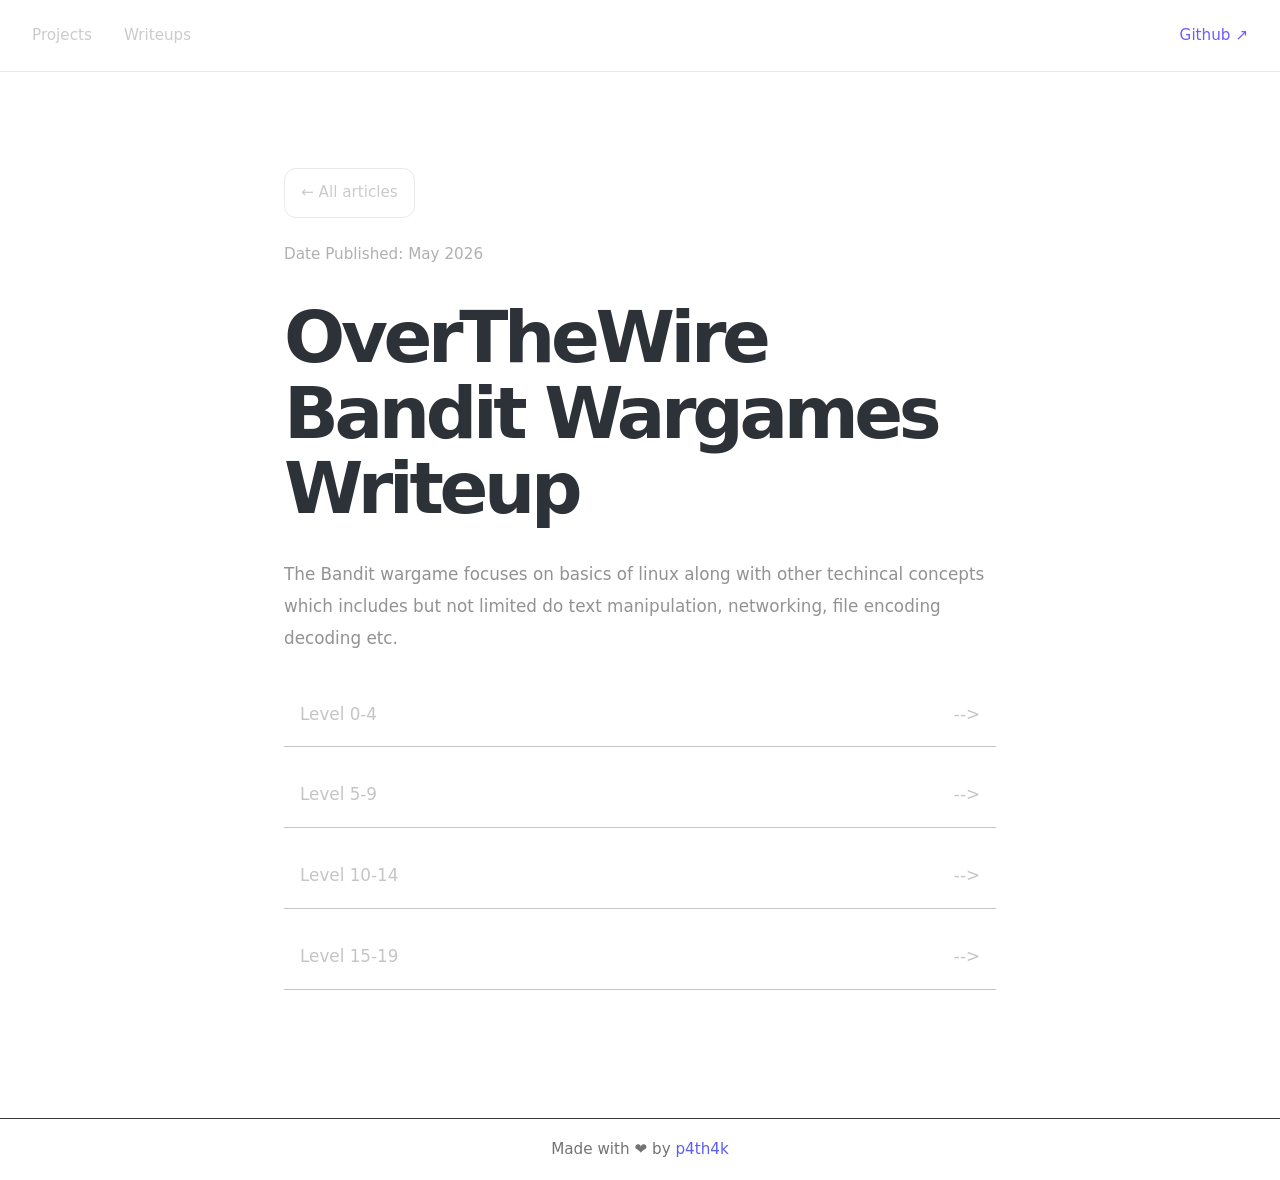
<file: index.html>
<!DOCTYPE html>
<html lang="en">

<head>
    <meta charset="UTF-8">
    <meta name="viewport" content="width=device-width, initial-scale=1.0">
    <title>otwBandit Writeup</title>
    <link rel="shortcut icon" href="./img/favicon.png" type="image/x-icon">
    <link rel="stylesheet" href="./css/pico.min.css">
    <link rel="stylesheet" href="./css/style.css">
</head>

<body>

    <header class="site-header">
        <nav class="site-nav">

            <div class="nav-left">
                <a href="https://github.com/p4th4k?tab=repositories" target="_blank">Projects</a>
                <a href="https://p4th4k.github.io/writeUps/" target="_blank">Writeups</a>
            </div>

            <div class="nav-right">
                <a class="launch-link" href="https://github.com/p4th4k" target="_blank">Github ↗</a>
            </div>

        </nav>
    </header>

    <main class="article-shell">

        <a href="https://p4th4k.github.io/writeUps/" target="_blank" class="back-link">
            ← All articles
        </a>

        <div class="meta">
            Date Published: May 2026
        </div>

        <h1>
            OverTheWire Bandit Wargames Writeup
        </h1>

        <p>The Bandit wargame focuses on basics of linux along with other techincal concepts which includes but not limited do text manipulation, networking, file encoding decoding etc.</p>

         <div class="index-div">
            <section class="index">
                <a href="./pages/0.html" target="_blank">
                    <p>Level 0-4</p>
                </a>
                <a href="./pages/0.html" target="_blank">
                    <p class="arrow">--></p>
                </a>
            </section>
            <section class="index">
                <a href="./pages/1.html" target="_blank">
                    <p>Level 5-9</p>
                </a>
                <a href="./pages/1.html" target="_blank">
                    <p class="arrow">--></p>
                </a>
            </section>
            <section class="index">
                <a href="./pages/2.html" target="_blank">
                    <p>Level 10-14</p>
                </a>
                <a href="./pages/2.html" target="_blank">
                    <p class="arrow">--></p>
                </a>
            </section>
            <section class="index">
                <a href="./pages/3.html" target="_blank">
                    <p>Level 15-19</p>
                </a>
                <a href="./pages/3.html" target="_blank">
                    <p class="arrow">--></p>
                </a>
            </section>
        </div>
    </main>

    <footer class="site-footer">
            <p>
                Made with ❤️ by <a href="https://github.com/p4th4k" target="_blank">p4th4k</a>
            </p>
        </footer>
</body>

</html>
</file>
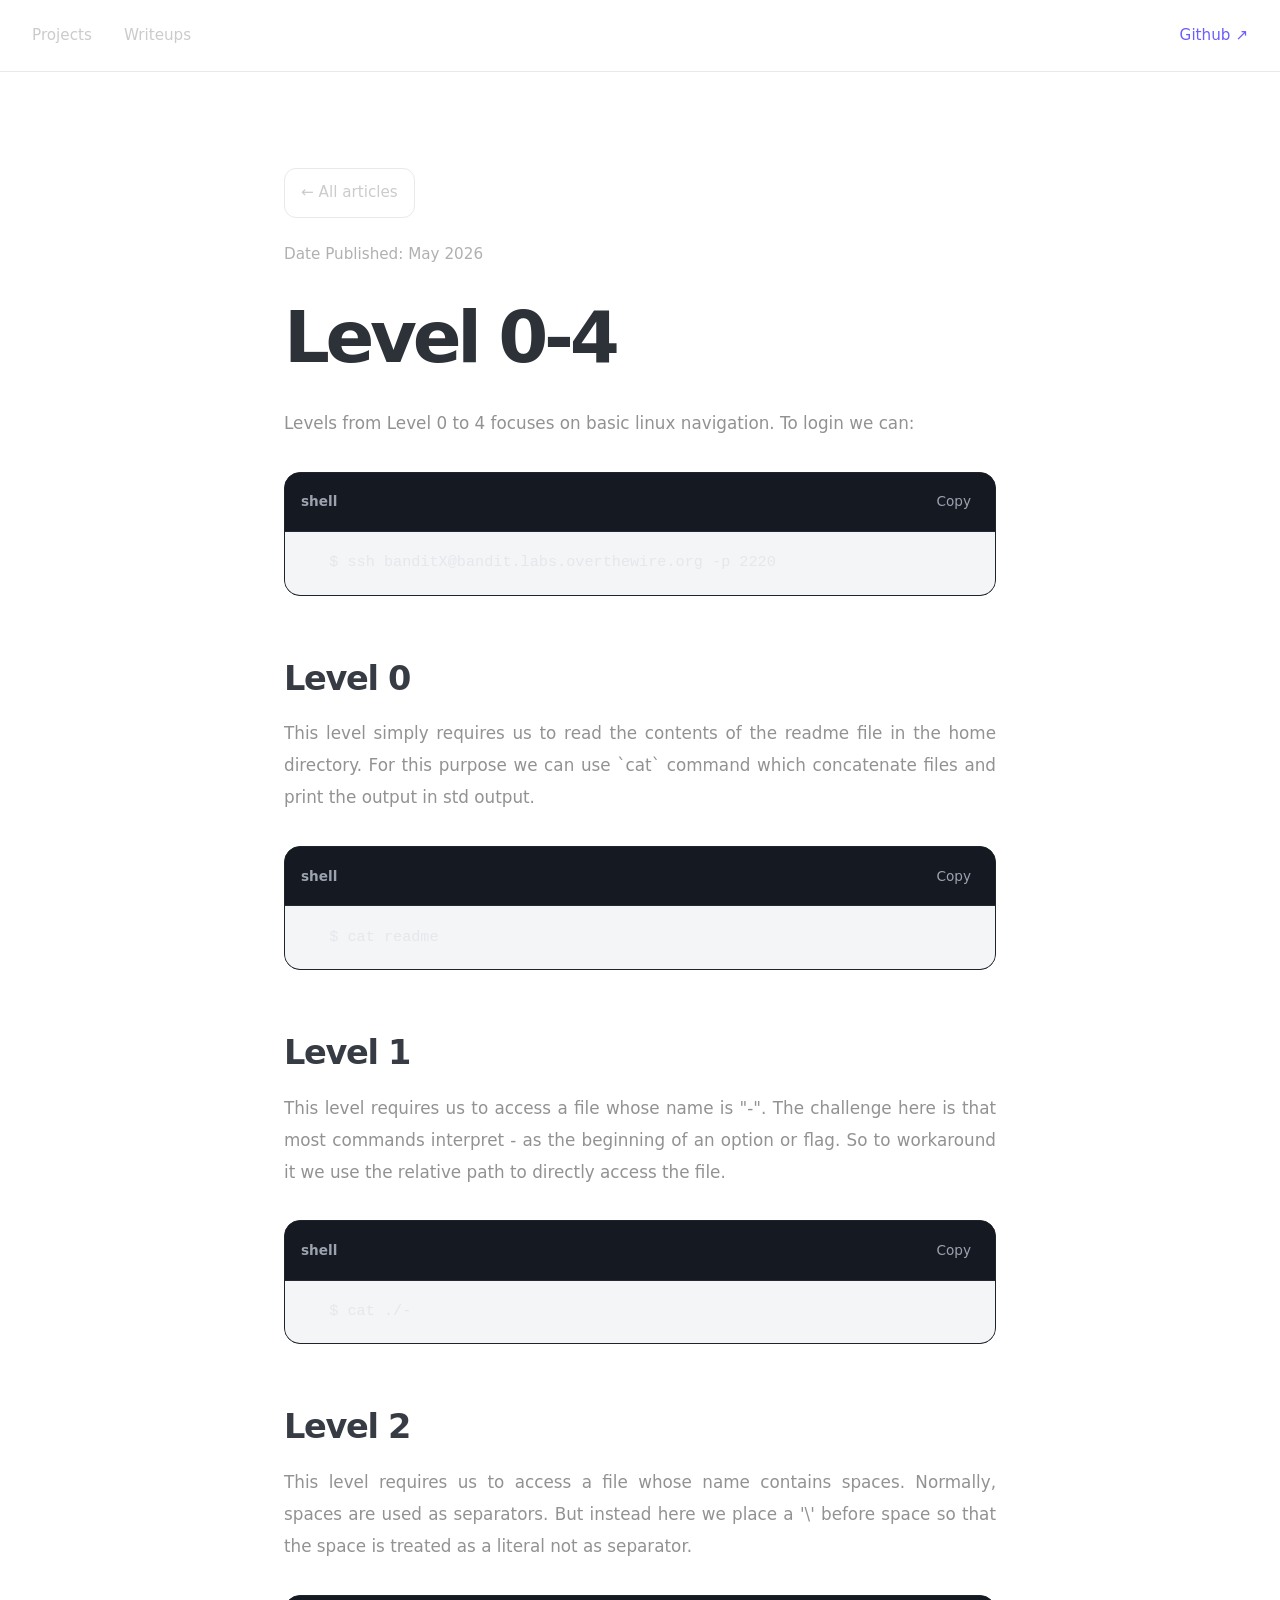
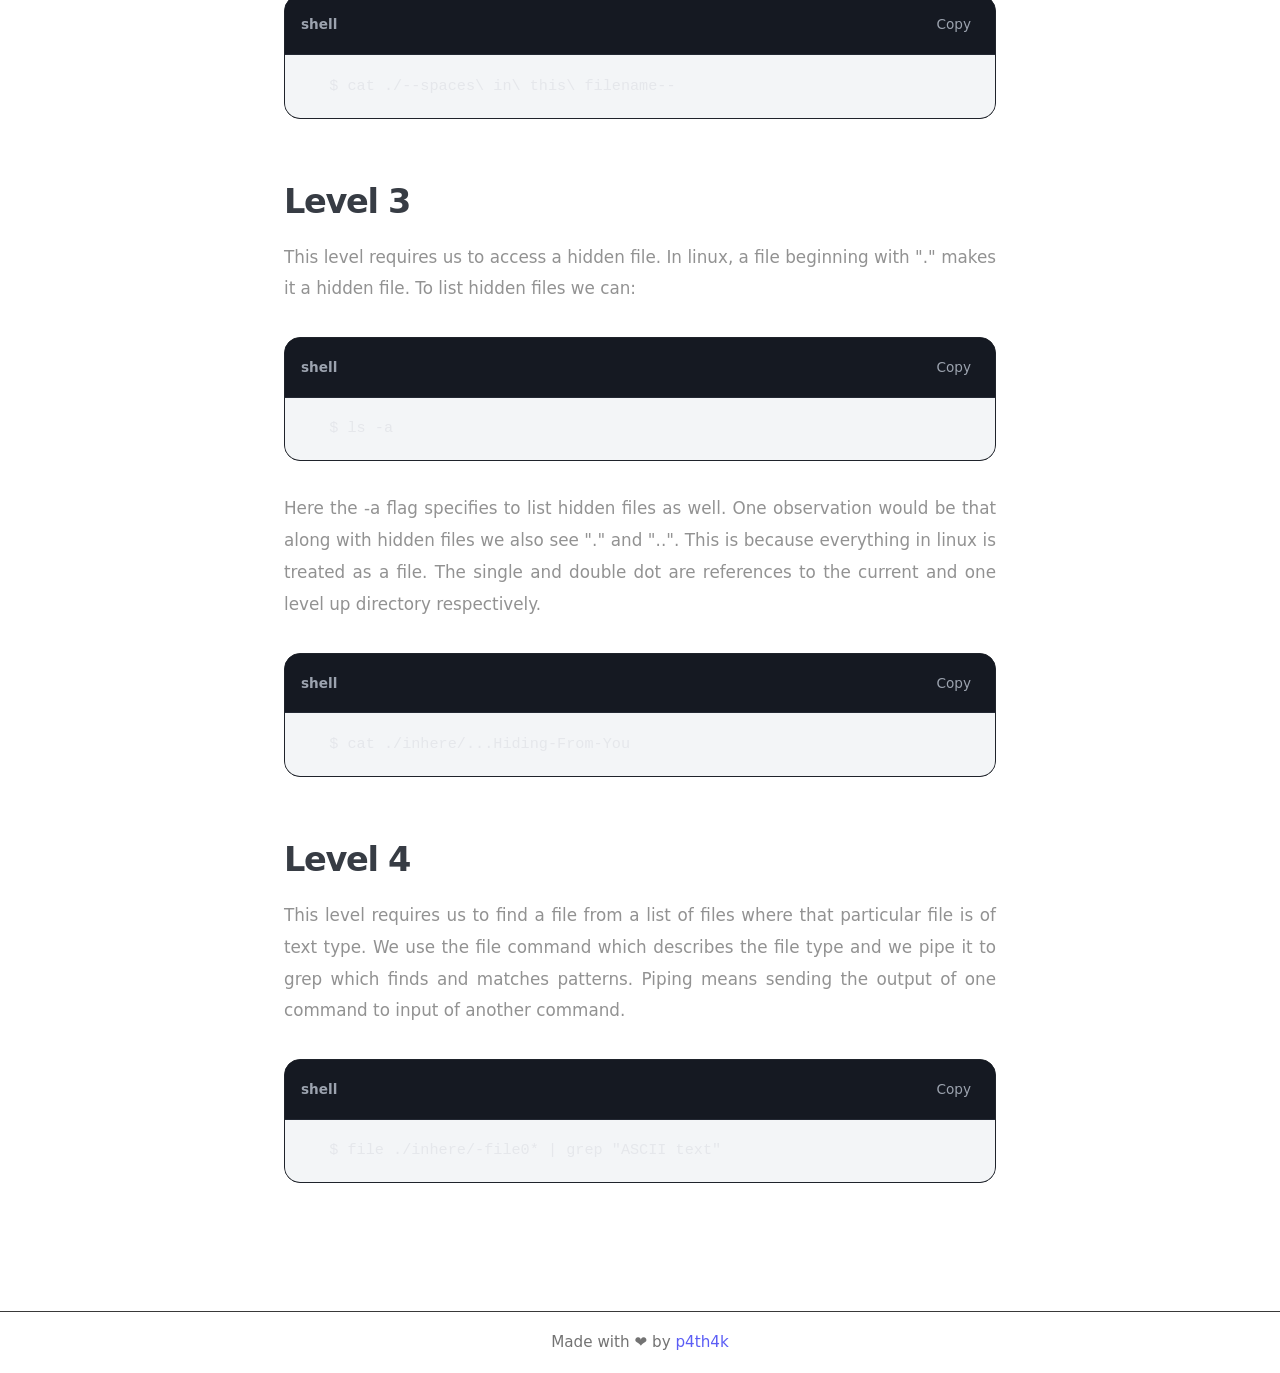
<file: pages/0.html>
<!DOCTYPE html>
<html lang="en">

<head>
    <meta charset="UTF-8">
    <meta name="viewport" content="width=device-width, initial-scale=1.0">
    <title>Level 0-4</title>
    <link rel="shortcut icon" href="../img/favicon.png" type="image/x-icon">
    <link rel="stylesheet" href="../css/pico.min.css">
    <link rel="stylesheet" href="../css/style.css">
    <script defer src="../script.js"></script>
</head>

<body>
    <header class="site-header">
        <nav class="site-nav">

            <div class="nav-left">
                <a href="https://github.com/p4th4k?tab=repositories" target="_blank">Projects</a>
                <a href="https://p4th4k.github.io/writeUps/" target="_blank">Writeups</a>
            </div>

            <div class="nav-right">
                <a class="launch-link" href="https://github.com/p4th4k" target="_blank">Github ↗</a>
            </div>

        </nav>
    </header>

    <main class="article-shell">
        <a href="../index.html" class="back-link">
            ← All articles
        </a>

        <div class="meta">
            Date Published: May 2026
        </div>

        <h1>
            Level 0-4
        </h1>

        <div class="article-content">
            <p>
                Levels from Level 0 to 4 focuses on basic linux navigation.
                To login we can:
            </p>
            <div class="code-block">

                <div class="code-header">
                    <span class="code-language">shell</span>

                    <button class="copy-btn">
                        Copy
                    </button>
                </div>

                <pre><code>
                $ ssh banditX@bandit.labs.overthewire.org -p 2220
                </code></pre>

            </div>

            <h2>Level 0</h2>
            <p>This level simply requires us to read the contents of the readme file in the home directory. For this purpose
                we can use `cat` command which concatenate files and print the output in std output.</p>
            <div class="code-block">

                <div class="code-header">
                    <span class="code-language">shell</span>

                    <button class="copy-btn">
                        Copy
                    </button>
                </div>
                <pre><code>
                $ cat readme
                </code></pre>

            </div>

            <h2>Level 1</h2>
            <p>This level requires us to access a file whose name is "-". The challenge here is that most commands
                interpret - as the beginning of an option or flag. So to workaround it we use the relative path to
                directly access the file.</p>
            <div class="code-block">

                <div class="code-header">
                    <span class="code-language">shell</span>

                    <button class="copy-btn">
                        Copy
                    </button>
                </div>
                <pre><code>
                $ cat ./-
                </code></pre>

            </div>

            <h2>Level 2</h2>
            <p>This level requires us to access a file whose name contains spaces. Normally, spaces are used as
                separators. But instead here we place a '\' before space so that the space is treated as a literal not as
                separator.</p>

            <div class="code-block">

                <div class="code-header">
                    <span class="code-language">shell</span>

                    <button class="copy-btn">
                        Copy
                    </button>
                </div>
                <pre><code>
                $ cat ./--spaces\ in\ this\ filename--
                </code></pre>

            </div>

            <h2>Level 3</h2>
            <p>This level requires us to access a hidden file. In linux, a file beginning with "." makes it a hidden
                file. To list hidden files we can:</p>

            <div class="code-block">

                <div class="code-header">
                    <span class="code-language">shell</span>

                    <button class="copy-btn">
                        Copy
                    </button>
                </div>
                <pre><code>
                $ ls -a
                </code></pre>

            </div>
            <p>Here the -a flag specifies to list hidden files as well. One observation would be that along with hidden
                files we also see "." and "..". This is because everything in linux is treated as a file. The single and
                double dot are references to the current and one level up directory respectively.</p>

            <div class="code-block">

                <div class="code-header">
                    <span class="code-language">shell</span>

                    <button class="copy-btn">
                        Copy
                    </button>
                </div>
                <pre><code>
                $ cat ./inhere/...Hiding-From-You
                </code></pre>

            </div>
            
            <h2>Level 4</h2>
            <p>This level requires us to find a file from a list of files where that particular file is of text type. We use the file command which describes the file type and we pipe it to grep which finds and matches patterns. Piping means sending the output of one command to input of another command.</p>

            <div class="code-block">

                <div class="code-header">
                    <span class="code-language">shell</span>

                    <button class="copy-btn">
                        Copy
                    </button>
                </div>
                <pre><code>
                $ file ./inhere/-file0* | grep "ASCII text"
                </code></pre>

            </div>
        </div>

    </main>

    <footer class="site-footer">
        <p>
            Made with ❤️ by <a href="https://github.com/p4th4k" target="_blank">p4th4k</a>
        </p>
    </footer>
</body>

</html>
</file>
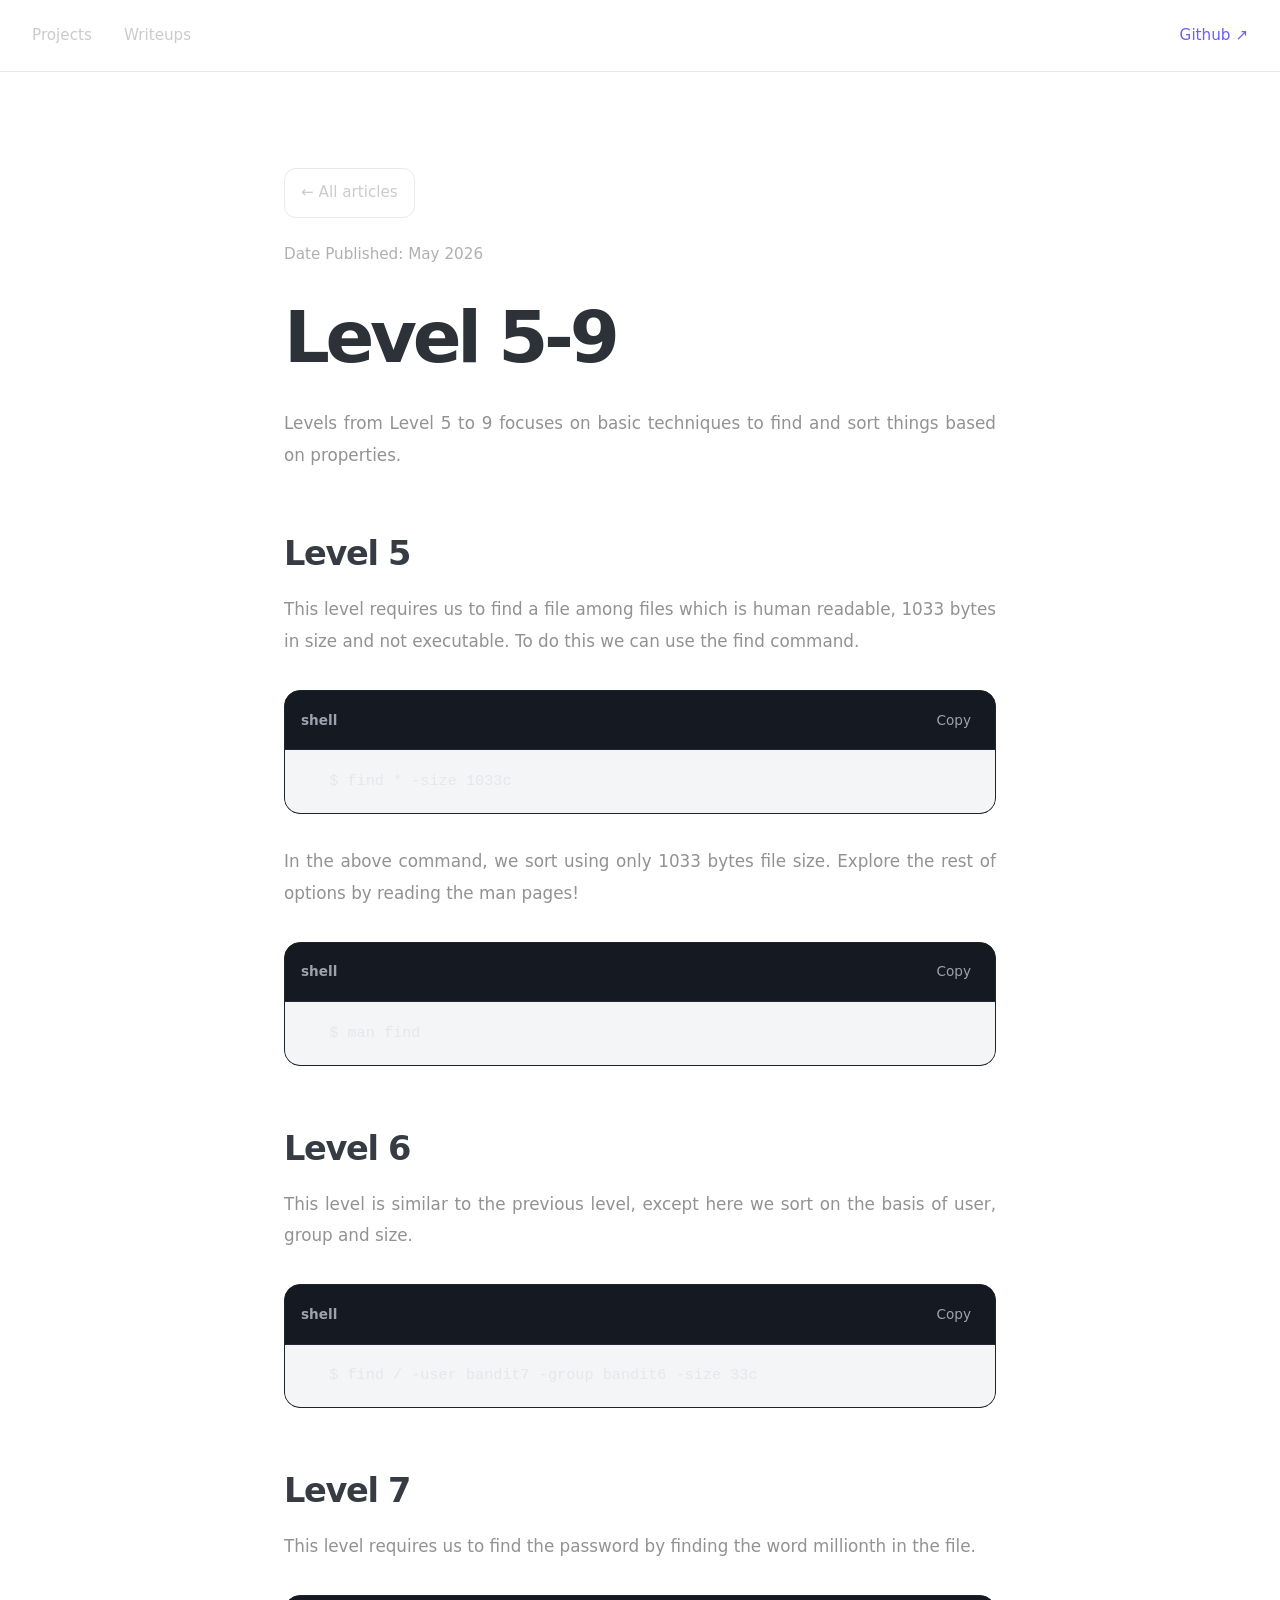
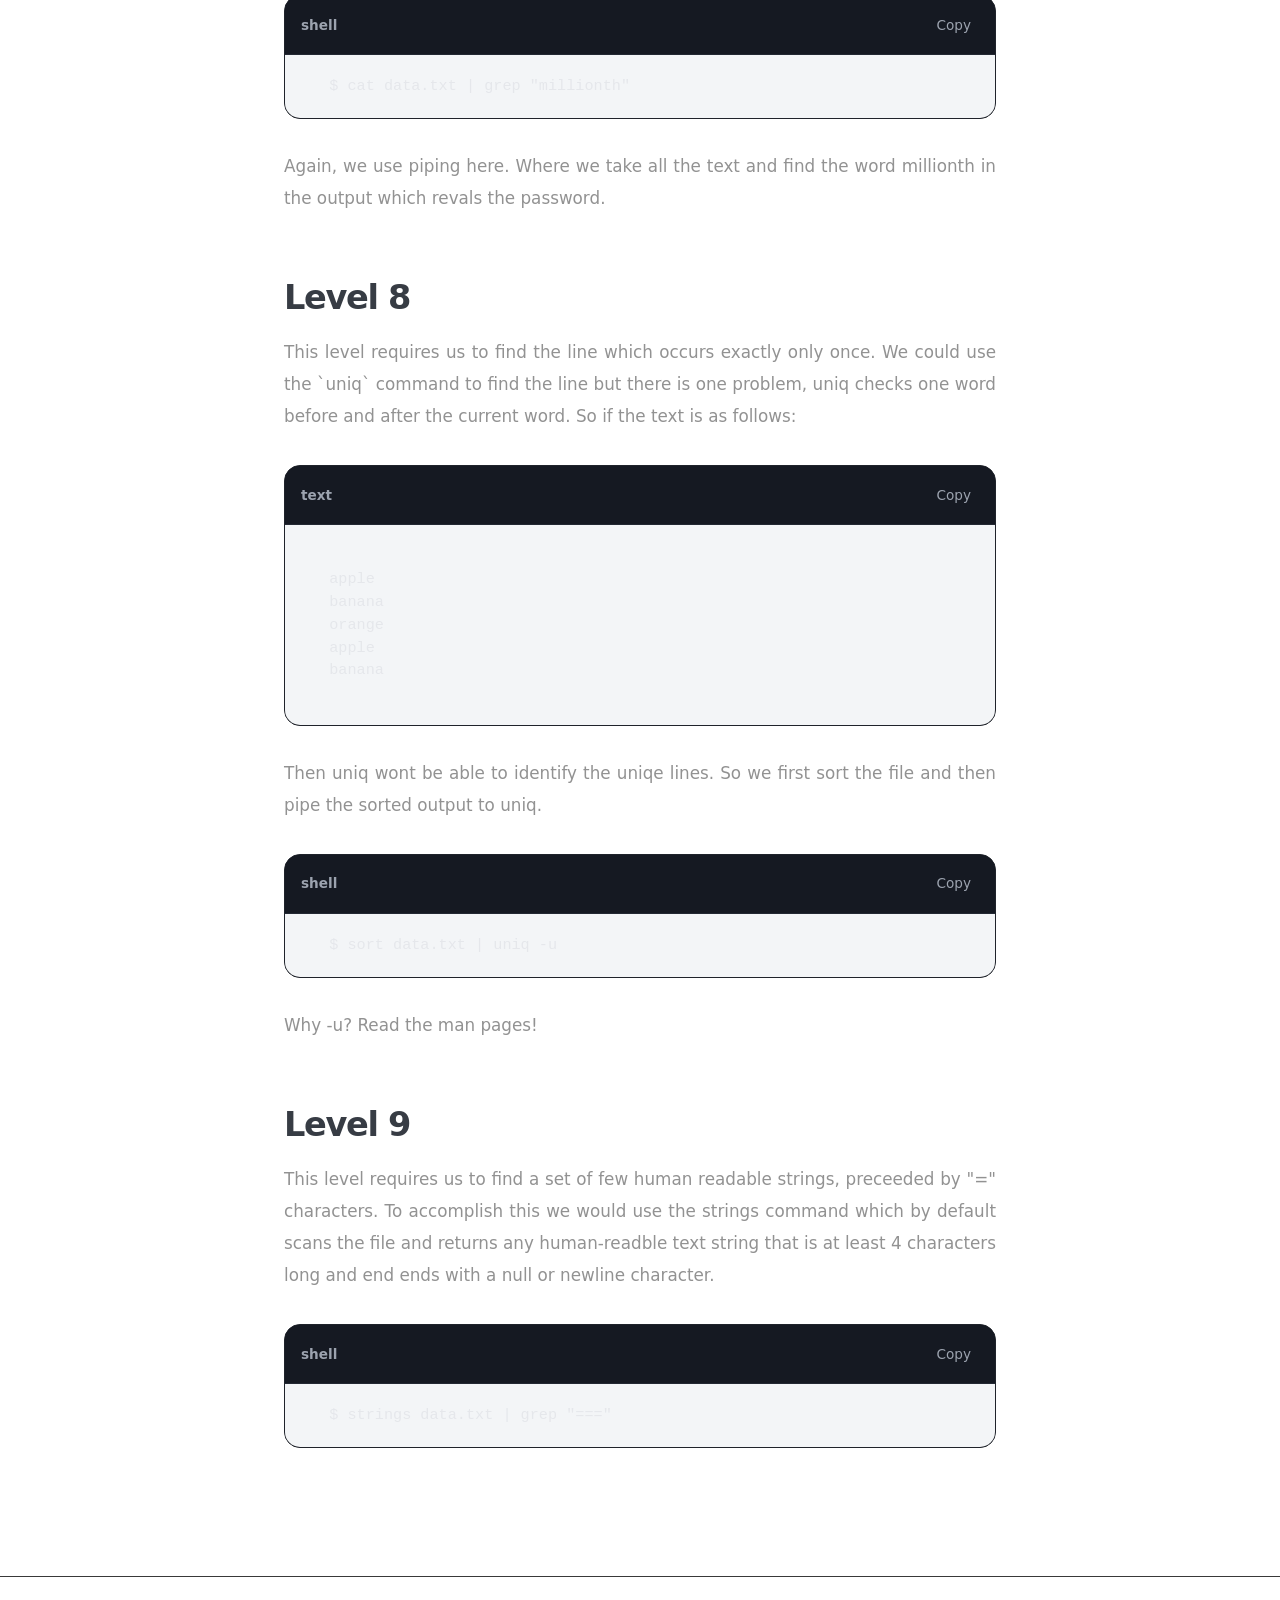
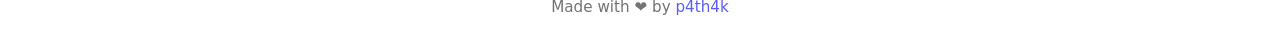
<file: pages/1.html>
<!DOCTYPE html>
<html lang="en">
<head>
    <meta charset="UTF-8">
    <meta name="viewport" content="width=device-width, initial-scale=1.0">
    <title>Level 5-9</title>
    <link rel="shortcut icon" href="../img/favicon.png" type="image/x-icon">
    <link rel="stylesheet" href="../css/pico.min.css">
    <link rel="stylesheet" href="../css/style.css">
    <script defer src="../script.js"></script>
</head>
<body>
    <header class="site-header">
        <nav class="site-nav">

            <div class="nav-left">
                <a href="https://github.com/p4th4k?tab=repositories" target="_blank">Projects</a>
                <a href="https://p4th4k.github.io/writeUps/" target="_blank">Writeups</a>
            </div>

            <div class="nav-right">
                <a class="launch-link" href="https://github.com/p4th4k" target="_blank">Github ↗</a>
            </div>

        </nav>
    </header>

    <main class="article-shell">
        <a href="../index.html" class="back-link">
            ← All articles
        </a>

        <div class="meta">
            Date Published: May 2026
        </div>

        <h1>
            Level 5-9
        </h1>

        <div class="article-content">
            <p>Levels from Level 5 to 9 focuses on basic techniques to find and sort things based on properties.</p>

            <h2>Level 5</h2>
            <p>This level requires us to find a file among files which is human readable, 1033 bytes in size and not executable. To do this we can use the find command.</p>

            <div class="code-block">

                <div class="code-header">
                    <span class="code-language">shell</span>

                    <button class="copy-btn">
                        Copy
                    </button>
                </div>

                <pre><code>
                $ find * -size 1033c
                </code></pre>

            </div>
            <p>In the above command, we sort using only 1033 bytes file size. Explore the rest of options by reading the man pages!</p>

            <div class="code-block">

                <div class="code-header">
                    <span class="code-language">shell</span>

                    <button class="copy-btn">
                        Copy
                    </button>
                </div>

                <pre><code>
                $ man find
                </code></pre>

            </div>

            <h2>Level 6</h2>
            <p>This level is similar to the previous level, except here we sort on the basis of user, group and size.</p>
            <div class="code-block">

                <div class="code-header">
                    <span class="code-language">shell</span>

                    <button class="copy-btn">
                        Copy
                    </button>
                </div>

                <pre><code>
                $ find / -user bandit7 -group bandit6 -size 33c
                </code></pre>

            </div>

            <h2>Level 7</h2>
            <p>This level requires us to find the password by finding the word millionth in the file.</p>
            <div class="code-block">

                <div class="code-header">
                    <span class="code-language">shell</span>

                    <button class="copy-btn">
                        Copy
                    </button>
                </div>

                <pre><code>
                $ cat data.txt | grep "millionth"
                </code></pre>

            </div>
            <p>Again, we use piping here. Where we take all the text and find the word millionth in the output which revals the password.</p>

            <h2>Level 8</h2>
            <p>This level requires us to find the line which occurs exactly only once. We could use the `uniq` command to find the line but there is one problem, uniq checks one word before and after the current word. So if the text is as follows:</p>
            <div class="code-block">

                <div class="code-header">
                    <span class="code-language">text</span>

                    <button class="copy-btn">
                        Copy
                    </button>
                </div>

                <pre><code style="line-height: 1.5 !important;">
                apple
                banana
                orange
                apple
                banana
                </code></pre>
            </div>
            <p>Then uniq wont be able to identify the uniqe lines. So we first sort the file and then pipe the sorted output to uniq.</p>
            <div class="code-block">

                <div class="code-header">
                    <span class="code-language">shell</span>

                    <button class="copy-btn">
                        Copy
                    </button>
                </div>

                <pre><code>
                $ sort data.txt | uniq -u
                </code></pre>

            </div>
            <p>Why -u? Read the man pages!</p>

            <h2>Level 9</h2>
            <p>This level requires us to find a set of few human readable strings, preceeded by "=" characters. To accomplish this we would use the strings command which by default scans the file and returns any human-readble text string that is at least 4 characters long and end ends with a null or newline character.</p>

            <div class="code-block">

                <div class="code-header">
                    <span class="code-language">shell</span>

                    <button class="copy-btn">
                        Copy
                    </button>
                </div>

                <pre><code>
                $ strings data.txt | grep "==="
                </code></pre>

            </div>
        </div>
    </main>
    <footer class="site-footer">
            <p>
                Made with ❤️ by <a href="https://github.com/p4th4k" target="_blank">p4th4k</a>
            </p>
        </footer>
</body>
</html>
</file>
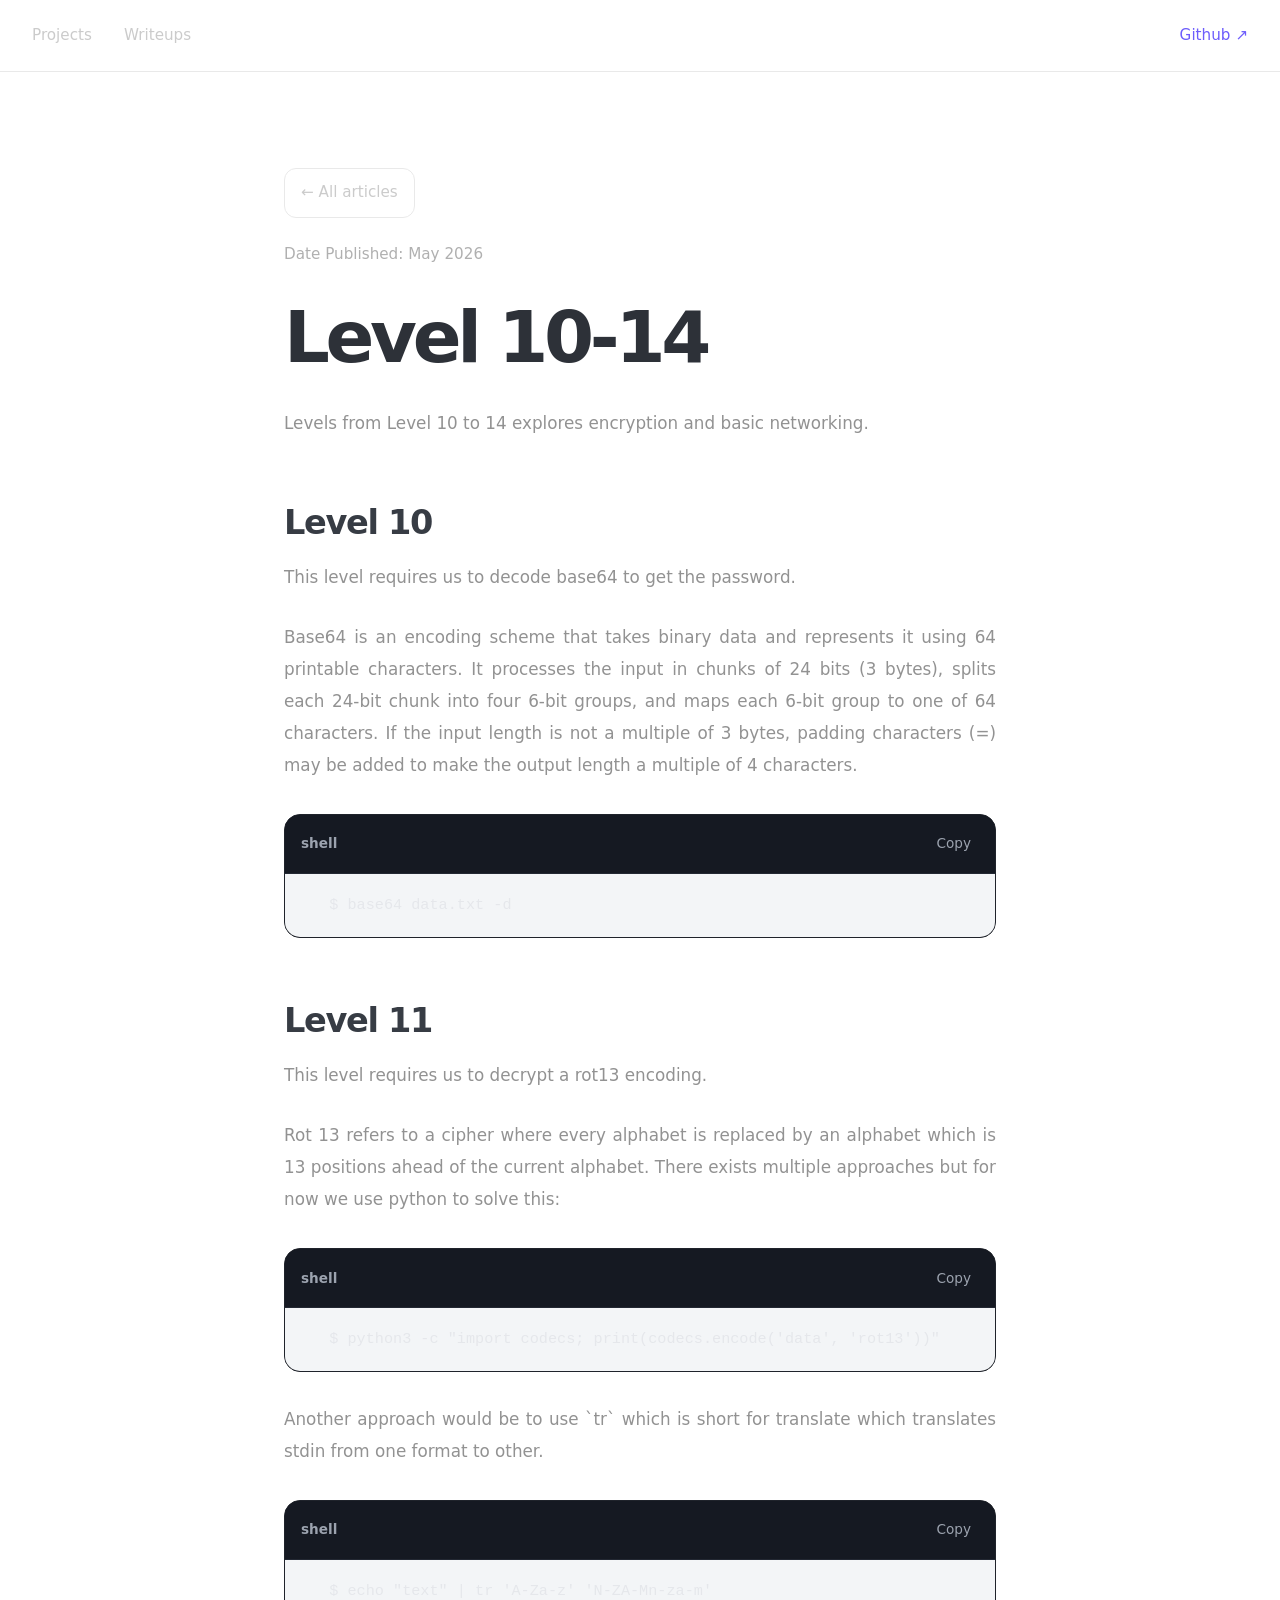
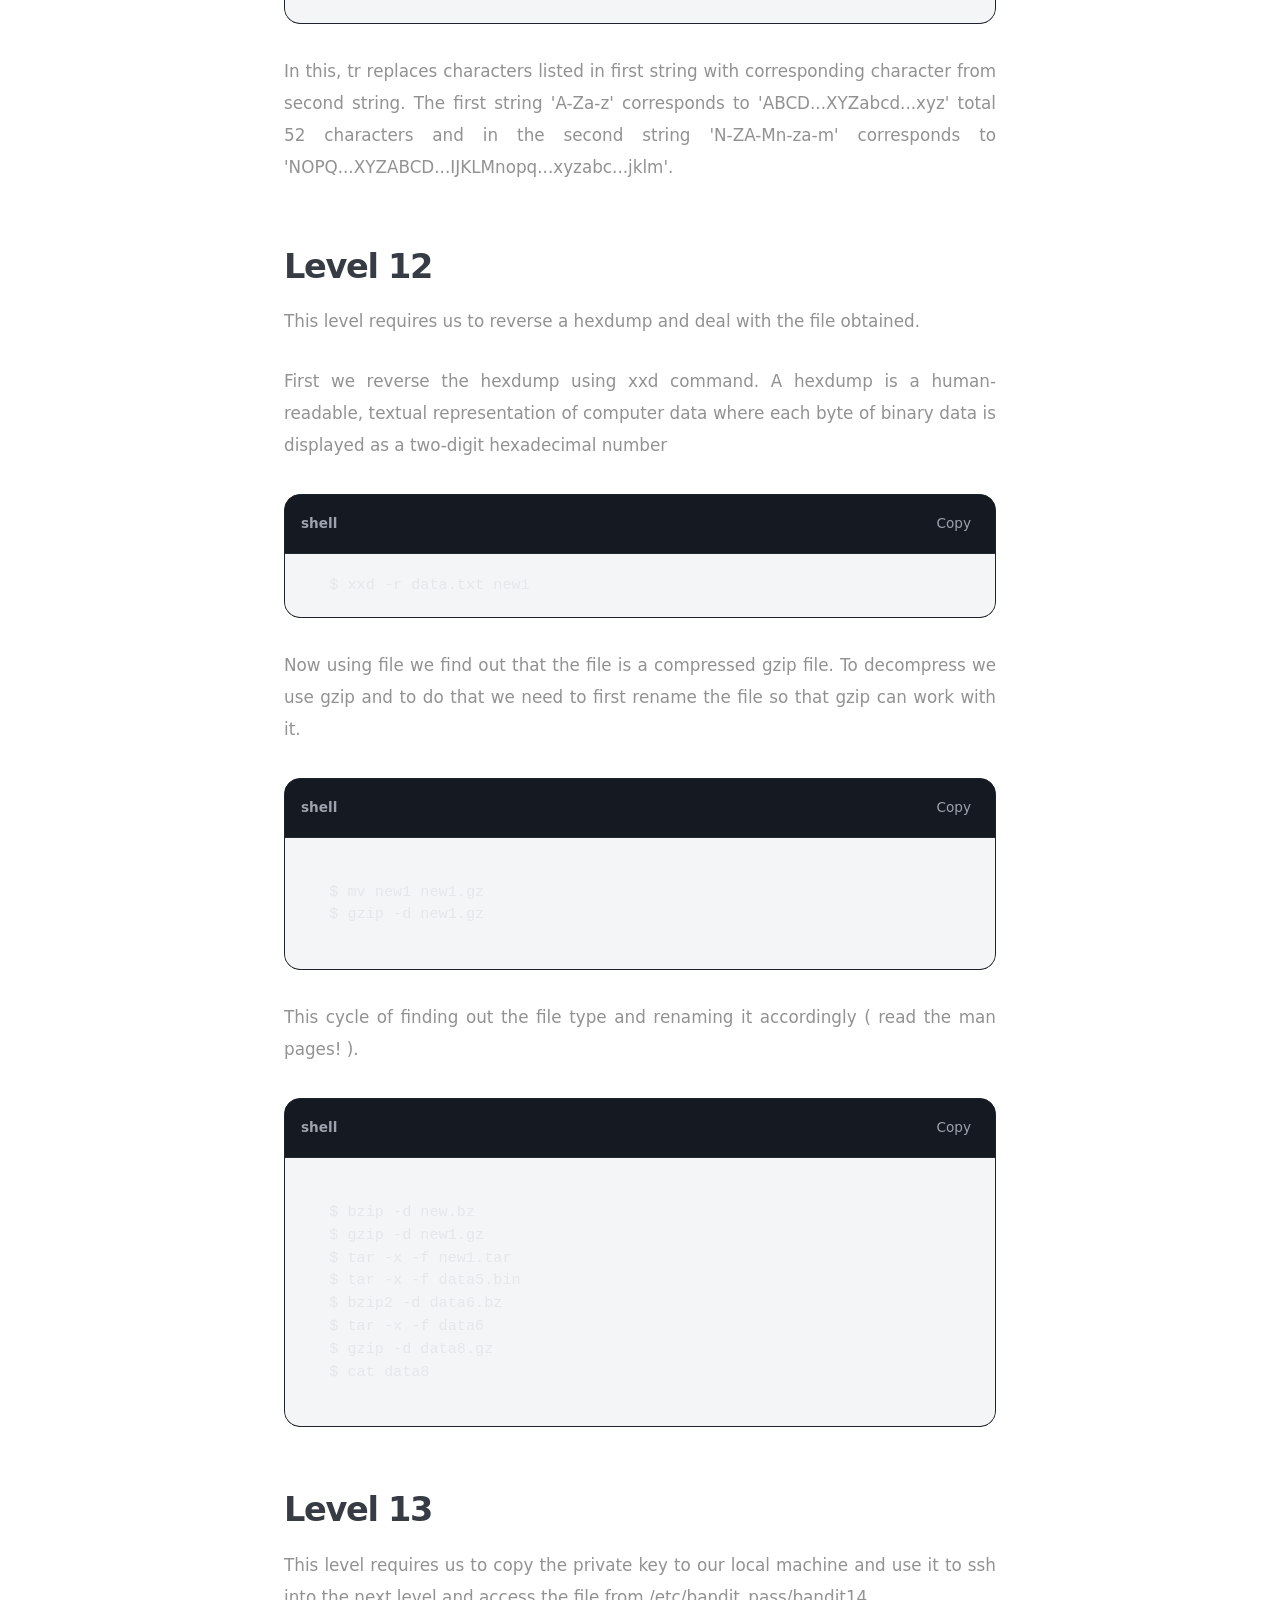
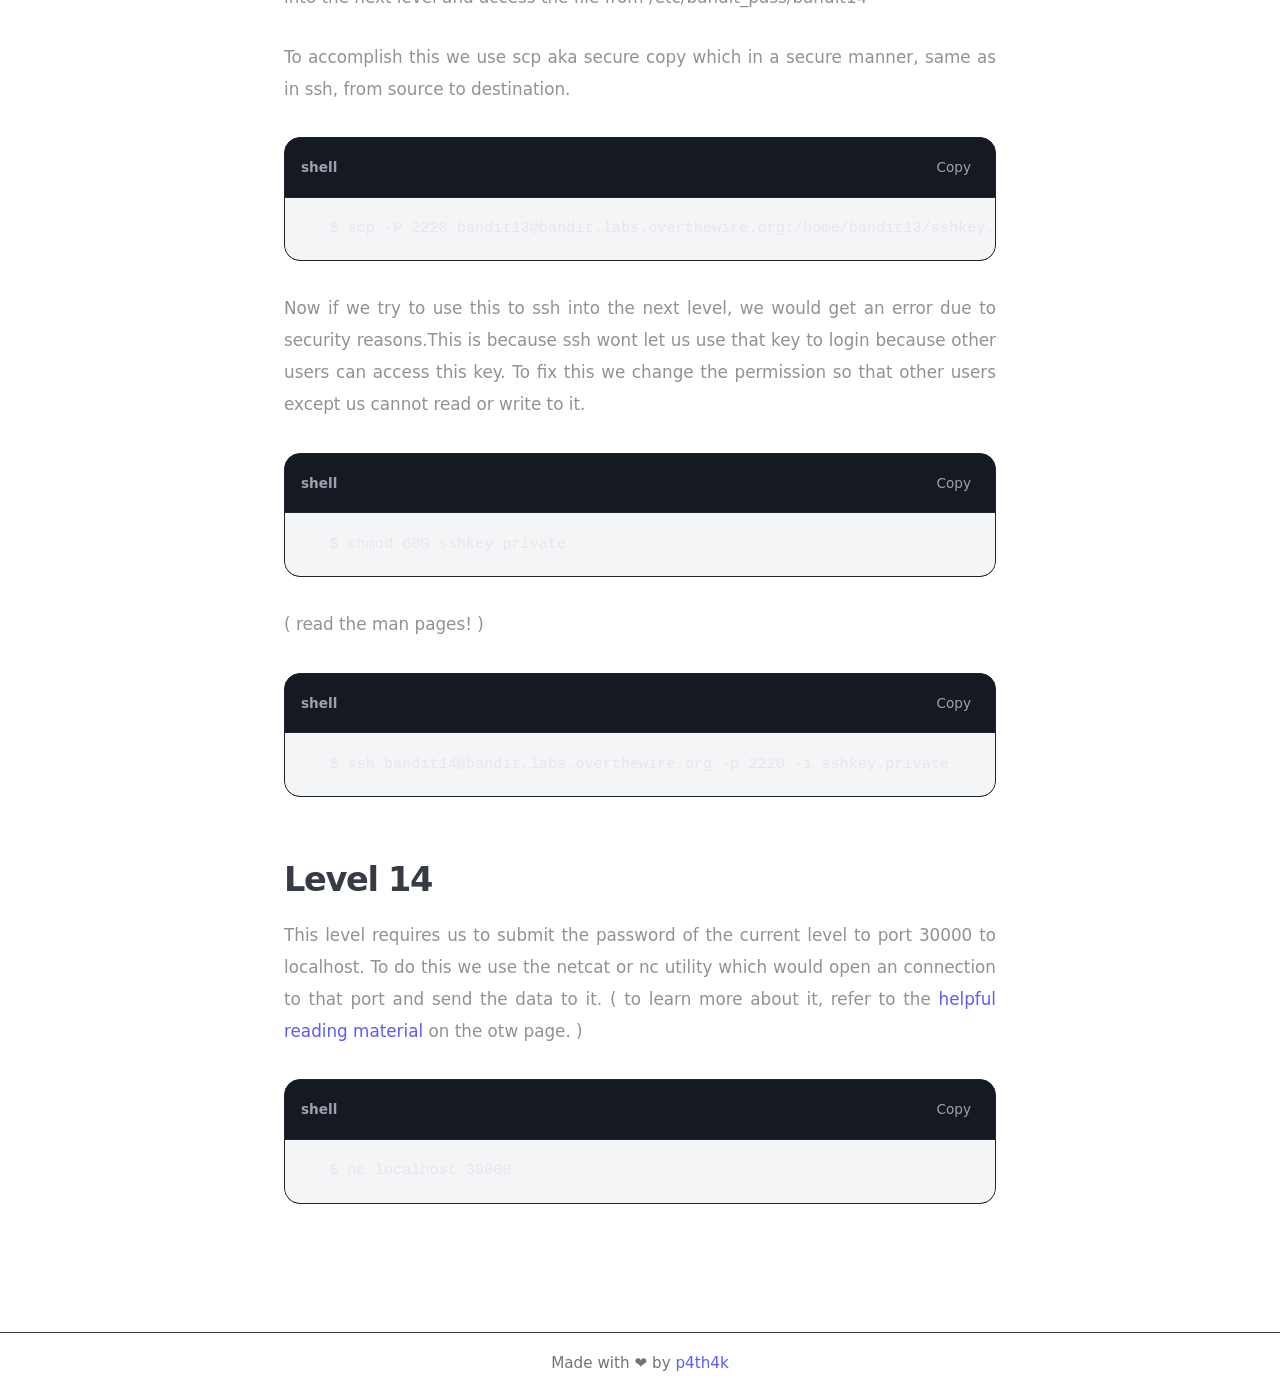
<file: pages/2.html>
<!DOCTYPE html>
<html lang="en">
<head>
    <meta charset="UTF-8">
    <meta name="viewport" content="width=device-width, initial-scale=1.0">
    <title>Level 10-14</title>
    <link rel="shortcut icon" href="../img/favicon.png" type="image/x-icon">
    <link rel="stylesheet" href="../css/pico.min.css">
    <link rel="stylesheet" href="../css/style.css">
    <script defer src="../script.js"></script>
</head>
<body>
    <header class="site-header">
        <nav class="site-nav">

            <div class="nav-left">
                <a href="https://github.com/p4th4k?tab=repositories" target="_blank">Projects</a>
                <a href="https://p4th4k.github.io/writeUps/" target="_blank">Writeups</a>
            </div>

            <div class="nav-right">
                <a class="launch-link" href="https://github.com/p4th4k" target="_blank">Github ↗</a>
            </div>

        </nav>
    </header>

    <main class="article-shell">
        <a href="../index.html" class="back-link">
            ← All articles
        </a>

        <div class="meta">
            Date Published: May 2026
        </div>

        <h1>
            Level 10-14
        </h1>

        <div class="article-content">
            <p>Levels from Level 10 to 14 explores encryption and basic networking.</p>
            <h2>Level 10</h2>
            <p>This level requires us to decode base64 to get the password.</p>
            <p>Base64 is an encoding scheme that takes binary data and represents it using 64 printable characters. It processes the input in chunks of 24 bits (3 bytes), splits each 24-bit chunk into four 6-bit groups, and maps each 6-bit group to one of 64 characters. If the input length is not a multiple of 3 bytes, padding characters (=) may be added to make the output length a multiple of 4 characters.</p>
            <div class="code-block">

                <div class="code-header">
                    <span class="code-language">shell</span>

                    <button class="copy-btn">
                        Copy
                    </button>
                </div>

                <pre><code>
                $ base64 data.txt -d
                </code></pre>

            </div>

            <h2>Level 11</h2>
            <p>This level requires us to decrypt a rot13 encoding.</p>
            <p>Rot 13 refers to a cipher where every alphabet is replaced by an alphabet which is 13 positions ahead of the current alphabet. There exists multiple approaches but for now we use python to solve this: </p>

            <div class="code-block">

                <div class="code-header">
                    <span class="code-language">shell</span>

                    <button class="copy-btn">
                        Copy
                    </button>
                </div>

                <pre><code>
                $ python3 -c "import codecs; print(codecs.encode('data', 'rot13'))"
                </code></pre>

            </div>

            <p>Another approach would be to use `tr` which is short for translate which translates stdin from one format to other.</p>

            <div class="code-block">

                <div class="code-header">
                    <span class="code-language">shell</span>

                    <button class="copy-btn">
                        Copy
                    </button>
                </div>

                <pre><code>
                $ echo "text" | tr 'A-Za-z' 'N-ZA-Mn-za-m'
                </code></pre>

            </div>

            <p>In this, tr replaces characters listed in first string with corresponding character from second string. The first string 'A-Za-z' corresponds to 'ABCD...XYZabcd...xyz' total 52 characters and in the second string 'N-ZA-Mn-za-m' corresponds to 'NOPQ...XYZABCD...IJKLMnopq...xyzabc...jklm'.</p>

            <h2>Level 12</h2>
            <p>This level requires us to reverse a hexdump and deal with the file obtained.</p>

            <p>First we reverse the hexdump using xxd command. A hexdump is a human-readable, textual representation of computer data where each byte of binary data is displayed as a two-digit hexadecimal number</p>

            <div class="code-block">

                <div class="code-header">
                    <span class="code-language">shell</span>

                    <button class="copy-btn">
                        Copy
                    </button>
                </div>

                <pre><code>
                $ xxd -r data.txt new1
                </code></pre>

            </div>

            <p>Now using file we find out that the file is a compressed gzip file. To decompress we use gzip and to do that we need to first rename the file so that gzip can work with it.</p>

            <div class="code-block">

                <div class="code-header">
                    <span class="code-language">shell</span>

                    <button class="copy-btn">
                        Copy
                    </button>
                </div>

                <pre><code style="line-height: 1.5 !important;">
                $ mv new1 new1.gz
                $ gzip -d new1.gz
                </code></pre>

            </div>

            <p>This cycle of finding out the file type and renaming it accordingly ( read the man pages! ).</p>

            <div class="code-block">

                <div class="code-header">
                    <span class="code-language">shell</span>

                    <button class="copy-btn">
                        Copy
                    </button>
                </div>

                <pre><code style="line-height: 1.5 !important;">
                $ bzip -d new.bz
                $ gzip -d new1.gz
                $ tar -x -f new1.tar 
                $ tar -x -f data5.bin 
                $ bzip2 -d data6.bz
                $ tar -x -f data6
                $ gzip -d data8.gz
                $ cat data8
                </code></pre>

            </div>

            <h2>Level 13</h2>
            <p>This level requires us to copy the private key to our local machine and use it to ssh into the next level and access the file from /etc/bandit_pass/bandit14</p>
            <p>To accomplish this we use scp aka secure copy which in a secure manner, same as in ssh, from source to destination.</p>

            <div class="code-block">

                <div class="code-header">
                    <span class="code-language">shell</span>

                    <button class="copy-btn">
                        Copy
                    </button>
                </div>

                <pre><code>
                $ scp -P 2220 bandit13@bandit.labs.overthewire.org:/home/bandit13/sshkey.private
                </code></pre>

            </div>

            <p>Now if we try to use this to ssh into the next level, we would get an error due to security reasons.This is because ssh wont let us use that key to login because other users can access this key. To fix this we change the permission so that other users except us cannot read or write to it.</p>

            <div class="code-block">

                <div class="code-header">
                    <span class="code-language">shell</span>

                    <button class="copy-btn">
                        Copy
                    </button>
                </div>

                <pre><code>
                $ chmod 600 sshkey.private
                </code></pre>

            </div>
            <p>( read the man pages! )</p>

            <div class="code-block">

                <div class="code-header">
                    <span class="code-language">shell</span>

                    <button class="copy-btn">
                        Copy
                    </button>
                </div>

                <pre><code>
                $ ssh bandit14@bandit.labs.overthewire.org -p 2220 -i sshkey.private
                </code></pre>

            </div>

            <h2>Level 14</h2>
            <p>This level requires us to submit the password of the current level to port 30000 to localhost. To do this we use the netcat or nc utility which would open an connection to that port and send the data to it. ( to learn more about it, refer to the <a href="https://overthewire.org/wargames/bandit/bandit15.html">helpful reading material</a> on the otw page. )</p>

            <div class="code-block">

                <div class="code-header">
                    <span class="code-language">shell</span>

                    <button class="copy-btn">
                        Copy
                    </button>
                </div>

                <pre><code>
                $ nc localhost 30000
                </code></pre>

            </div>
        </div>
    </main>
    <footer class="site-footer">
            <p>
                Made with ❤️ by <a href="https://github.com/p4th4k" target="_blank">p4th4k</a>
            </p>
        </footer>
</body>
</html>
</file>
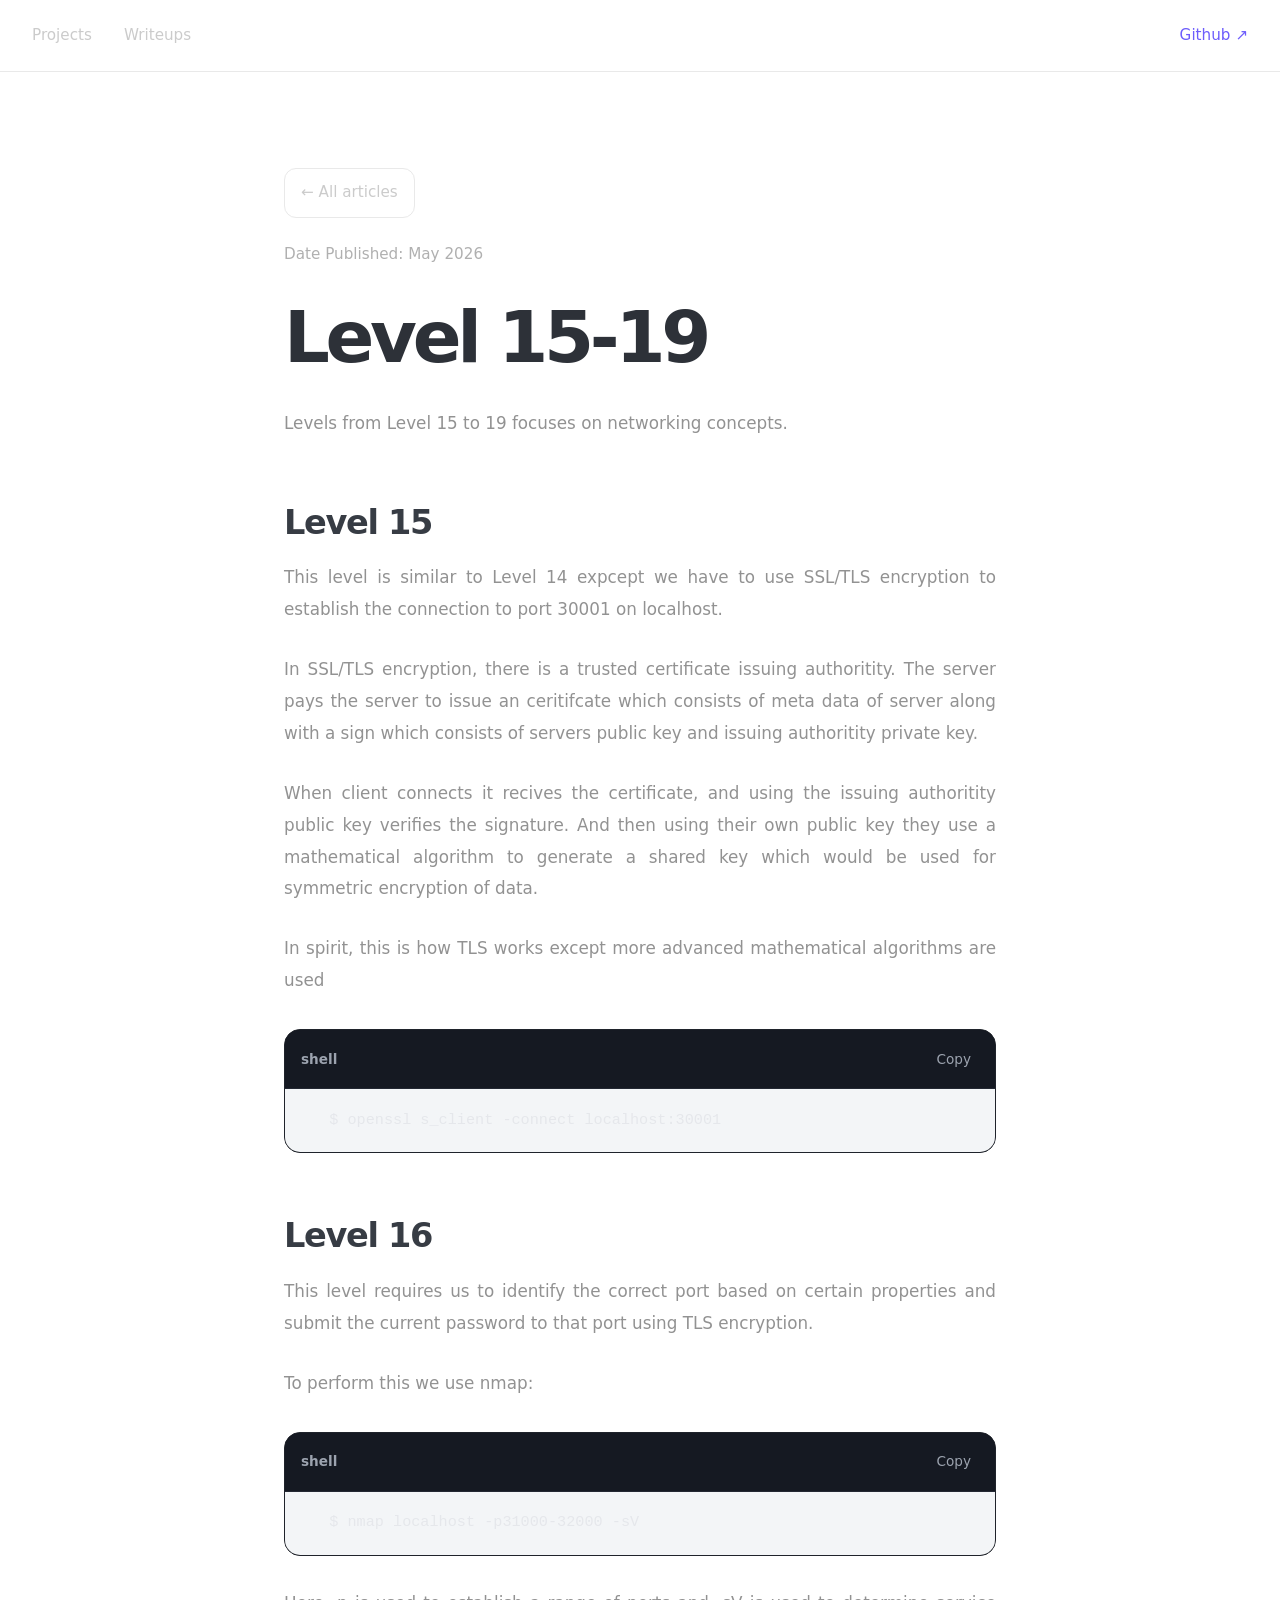
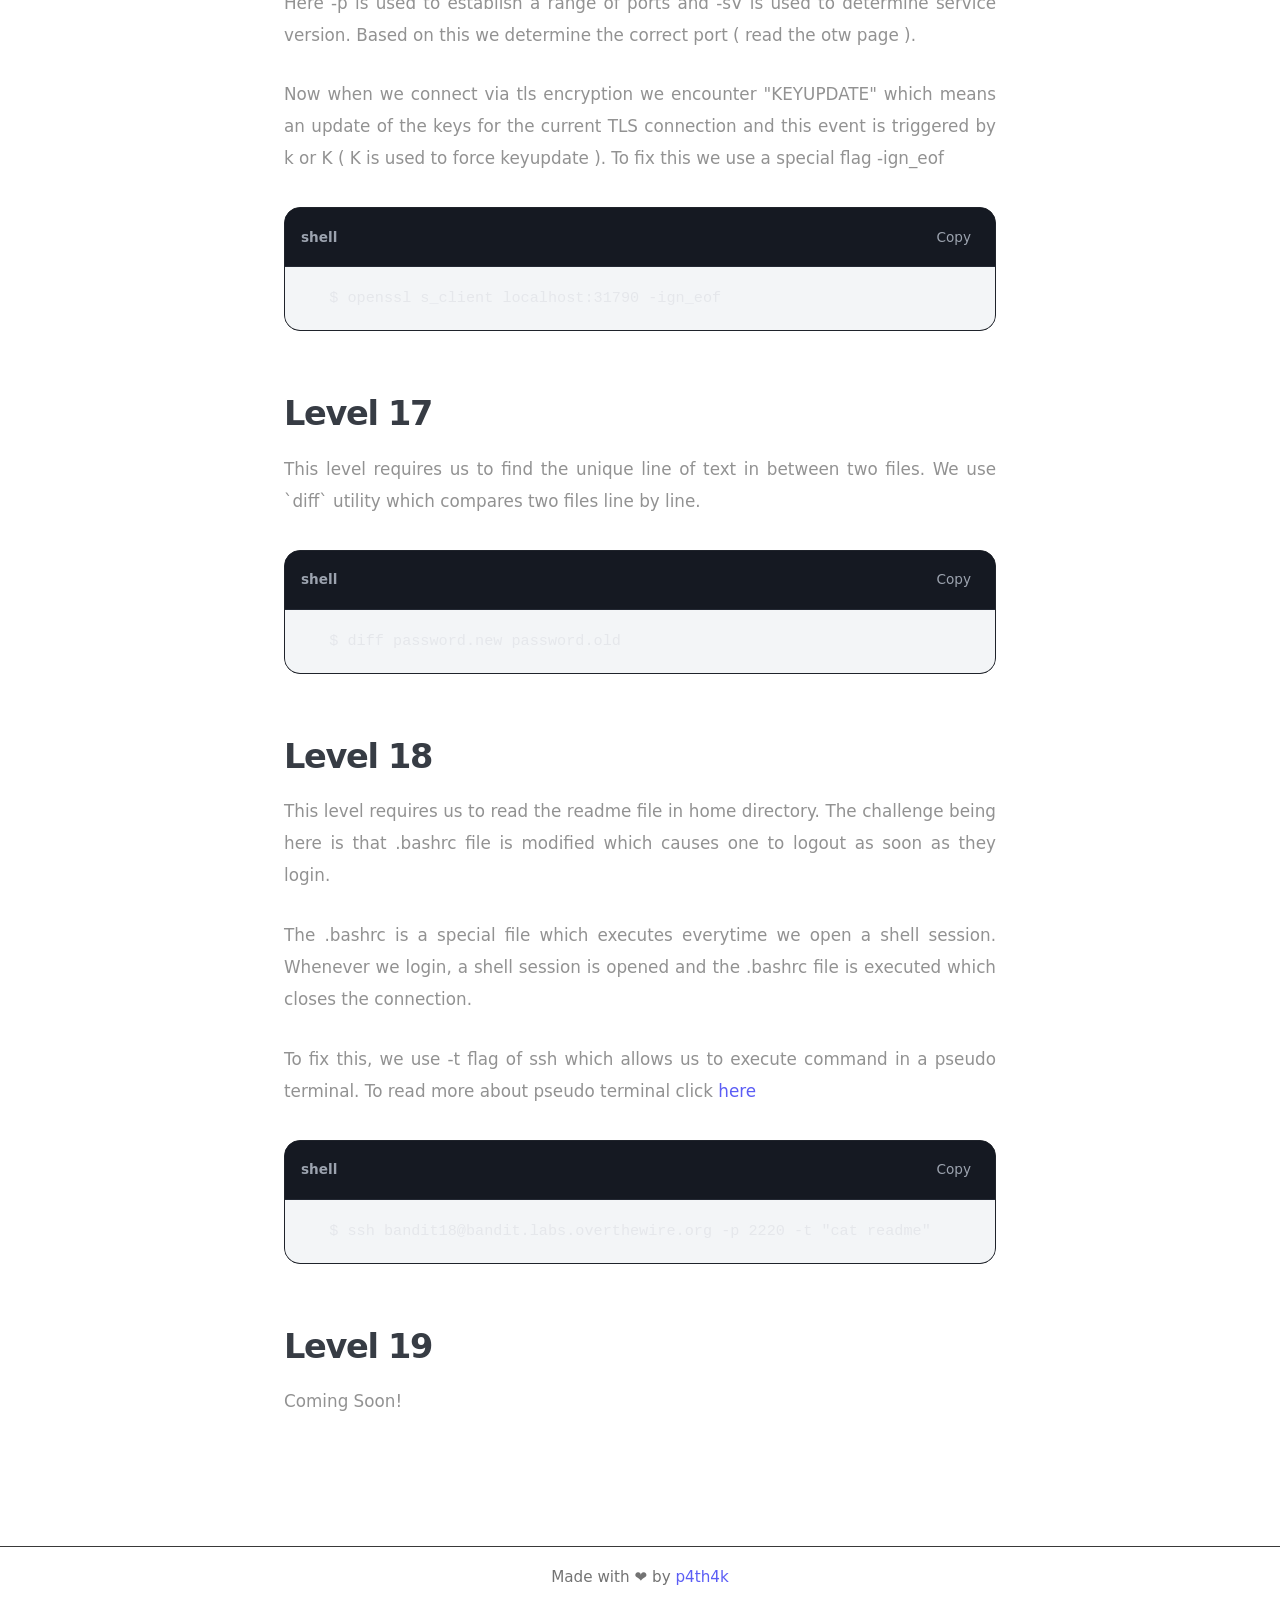
<file: pages/3.html>
<!DOCTYPE html>
<html lang="en">
<head>
    <meta charset="UTF-8">
    <meta name="viewport" content="width=device-width, initial-scale=1.0">
    <title>Level 15-19</title>
    <link rel="shortcut icon" href="../img/favicon.png" type="image/x-icon">
    <link rel="stylesheet" href="../css/pico.min.css">
    <link rel="stylesheet" href="../css/style.css">
    <script defer src="../script.js"></script>
</head>
<body>
    <header class="site-header">
        <nav class="site-nav">

            <div class="nav-left">
                <a href="https://github.com/p4th4k?tab=repositories" target="_blank">Projects</a>
                <a href="https://p4th4k.github.io/writeUps/" target="_blank">Writeups</a>
            </div>

            <div class="nav-right">
                <a class="launch-link" href="https://github.com/p4th4k" target="_blank">Github ↗</a>
            </div>

        </nav>
    </header>

    <main class="article-shell">
        <a href="../index.html" class="back-link">
            ← All articles
        </a>

        <div class="meta">
            Date Published: May 2026
        </div>

        <h1>
            Level 15-19
        </h1>

        <div class="article-content">
            <p>Levels from Level 15 to 19 focuses on networking concepts.</p>

            <h2>Level 15</h2>
            <p>This level is similar to Level 14 expcept we have to use SSL/TLS encryption to establish the connection to port 30001 on localhost.</p>
            <p>In SSL/TLS encryption, there is a trusted certificate issuing authoritity. The server pays the server to issue an ceritifcate which consists of meta data of server along with a sign which consists of servers public key and issuing authoritity private key.</p>

            <p>When client connects it recives the certificate, and using the issuing authoritity public key verifies the signature. And then using their own public key they use a mathematical algorithm to generate a shared key which would be used for symmetric encryption of data.</p>

            <p>In spirit, this is how TLS works except more advanced mathematical algorithms are used</p>

            <div class="code-block">

                <div class="code-header">
                    <span class="code-language">shell</span>

                    <button class="copy-btn">
                        Copy
                    </button>
                </div>

                <pre><code>
                $ openssl s_client -connect localhost:30001
                </code></pre>

            </div>

            <h2>Level 16</h2>
            <p>This level requires us to identify the correct port based on certain properties and submit the current password to that port using TLS encryption.</p>
            <p>To perform this we use nmap:</p>

            <div class="code-block">

                <div class="code-header">
                    <span class="code-language">shell</span>

                    <button class="copy-btn">
                        Copy
                    </button>
                </div>

                <pre><code>
                $ nmap localhost -p31000-32000 -sV
                </code></pre>

            </div>

            <p>Here -p is used to establish a range of ports and -sV is used to determine service version. Based on this we determine the correct port ( read the otw page ).</p>

            <p>Now when we connect via tls encryption we encounter "KEYUPDATE" which means an update of the keys for the current TLS connection and this event is triggered by k or K ( K is used to force keyupdate ). To fix this we use a special flag -ign_eof</p>

            <div class="code-block">

                <div class="code-header">
                    <span class="code-language">shell</span>

                    <button class="copy-btn">
                        Copy
                    </button>
                </div>

                <pre><code>
                $ openssl s_client localhost:31790 -ign_eof
                </code></pre>

            </div>

            <h2>Level 17</h2>
            <p>This level requires us to find the unique line of text in between two files. We use `diff` utility which compares two files line by line.</p>

            <div class="code-block">

                <div class="code-header">
                    <span class="code-language">shell</span>

                    <button class="copy-btn">
                        Copy
                    </button>
                </div>

                <pre><code>
                $ diff password.new password.old
                </code></pre>

            </div>

            <h2>Level 18</h2>
            <p>This level requires us to read the readme file in home directory. The challenge being here is that .bashrc file is modified which causes one to logout as soon as they login.</p>
            <p>The .bashrc is a special file which executes everytime we open a shell session. Whenever we login, a shell session is opened and the .bashrc file is executed which closes the connection.</p>
            <p>To fix this, we use -t flag of ssh which allows us to execute command in a pseudo terminal. To read more about pseudo terminal click <a href="https://www.baeldung.com/linux/pty-vs-tty" target="_blank">here</a></p>

            <div class="code-block">

                <div class="code-header">
                    <span class="code-language">shell</span>

                    <button class="copy-btn">
                        Copy
                    </button>
                </div>

                <pre><code>
                $ ssh bandit18@bandit.labs.overthewire.org -p 2220 -t "cat readme"
                </code></pre>

            </div>
            <h2>Level 19</h2>
            <p>Coming Soon!</p>
        </div>
    </main>
    <footer class="site-footer">
            <p>
                Made with ❤️ by <a href="https://github.com/p4th4k" target="_blank">p4th4k</a>
            </p>
    </footer>
</body>
</html>
</file>
<file: css/style.css>
:root {
    --pico-font-family: Inter, system-ui, sans-serif;
    --pico-font-size: 100%;
    --pico-line-height: 1.7;
    --pico-border-radius: 12px;
    --content-width: 760px;
    --nav-height: 72px;

    --text-color: #cbcbcb;
    --muted: #b0b0b0;
    --border: #e9e9e9;
}

body {
    color: var(--text-color);
}

/* ---------- Navbar ---------- */

.site-header {
    height: var(--nav-height);
    border-bottom: 1px solid var(--border);
}

.site-nav {
    max-width: 1400px;
    margin: 0 auto;
    padding: 0 2rem;
    height: 100%;

    display: flex;
    align-items: center;
    justify-content: space-between;
}

.nav-left,
.nav-right {
    display: flex;
    align-items: center;
    gap: 2rem;
}

.nav-left a,
.nav-right a {
    text-decoration: none;
    color: var(--text-color);
    font-size: 0.95rem;
    font-weight: 500;
}

.logo {
    font-size: 1.4rem;
    font-weight: 800;
    letter-spacing: -0.04em;
}

.launch-link {
    color: #6d5dfc !important;
    font-weight: 600;
}

/* ---------- Article Layout ---------- */

.article-shell {
    max-width: var(--content-width);
    margin: 6rem auto 8rem;
    padding: 0 1.5rem;
}

.back-link {
    display: inline-flex;
    align-items: center;
    gap: 0.5rem;

    padding: 0.7rem 1rem;
    border: 1px solid var(--border);
    border-radius: 12px;

    text-decoration: none;
    color: var(--text-color);
    font-size: 0.95rem;
    margin-bottom: 1.5rem;
}

.meta {
    color: var(--muted);
    font-size: 0.95rem;
    margin-bottom: 2rem;
}

/* ---------- Typography ---------- */

h1 {
    font-size: clamp(3rem, 6vw, 4.5rem);
    line-height: 1.05;
    letter-spacing: -0.06em;
    font-weight: 800;

    margin-bottom: 2rem;
}

h2 {
    font-size: 2.1rem;
    font-weight: 800;
    letter-spacing: -0.04em;

    margin-top: 4rem;
    margin-bottom: 1.25rem;
}

h3 {
    font-size: 1.5rem;
    margin-top: 2.5rem;
}

p {
    font-size: 1.05rem;
    line-height: 1.9;
    color: #929292;

    margin-bottom: 1.75rem;
}

ul,
ol {
    font-size: 1.15rem;
    line-height: 1.9;
}

a {
    color: #5b5df5;
}

strong {
    font-weight: 700;
}

/* ---------- Reading Comfort ---------- */

.article-content {
    margin-top: 2rem;
}

.article-content img {
    width: 100%;
    border-radius: 16px;
    margin: 2rem 0;
}

blockquote {
    border-left: 3px solid #d6d6d6;
    padding-left: 1.25rem;
    color: #555;
}

code {
    font-size: 0.9em;
}

pre {
    border-radius: 14px;
}

@media (max-width: 768px) {
    .site-nav {
        padding: 0 1rem;
    }

    .nav-left {
        gap: 1rem;
    }

    .article-shell {
        margin-top: 4rem;
    }

    p {
        font-size: 1.1rem;
    }
}

.code-block {
  margin: 2rem 0;

  background: #0f1115;
  border: 1px solid #1f232b;
  border-radius: 16px;

  overflow: hidden;
}

.code-header {
  display: flex;
  align-items: center;
  justify-content: space-between;

  padding: 0.85rem 1rem;

  background: #151922;
  border-bottom: 1px solid #232833;
}

.code-language {
  font-size: 0.85rem;
  font-weight: 600;
  color: #9ca3af;

  text-transform: lowercase;
}

.copy-btn {
  background: transparent;
  border: 0;
  color: #9ca3af;

  font-size: 0.85rem;
  cursor: pointer;

  padding: 0.25rem 0.5rem;
}

.copy-btn:hover {
  color: white;
}

.code-block pre {
  margin: 0;
  padding: 1.25rem;
  border-radius: 0;

  overflow-x: auto;
}

.code-block code {
  font-family:
    "JetBrains Mono",
    "Fira Code",
    monospace;

  font-size: 0.95rem;
  line-height: 1.8;

  color: #e5e7eb;
}

.article-image {
  margin: 3rem 0;
  display: flex;
  align-items: center;
  flex-direction: column;
}

.article-image img {
  width: 100%;
  display: block;

  border-radius: 16px;
  border: 1px solid #e8e8e8;
}

.article-image figcaption {
  margin-top: 0.85rem;

  font-size: 0.95rem;
  color: #737373;

  text-align: center;
}

.site-footer {
  /* margin-top: 2rem; */
  /* padding: 2.5rem 1.5rem; */

  border-top: 1px solid #393939;

  text-align: center;
}

.site-footer p {
  margin: 0;

  font-size: 0.95rem;
  color: #737373;
}

.site-footer strong {
  color: #111111;
  font-weight: 600;
}

.index{
    display: flex;
    justify-content: space-between;
    border-bottom: 1px solid #c4c5c5;
}

.index p{
    margin: 1rem;
    cursor: pointer;
    color: #c4c5c5;
}

.index p:hover{
    color: white;
    transition: 100ms ease-in-out;
    scale: 1.1;
}

a{
    text-decoration: none;
}

.arrow:hover{
    transform: translate(6px);
    scale: 1 !important;
    transition: 10ms ease-in-out;
}

code{
    padding: 0 !important;
    margin-left: -8em !important;
    line-height: 0.5 !important;
}

.article-content p{
    text-align: justify;
}
</file>
<file: css/pico.min.css>
@charset "UTF-8";/*!
 * Pico CSS ✨ v2.1.1 (https://picocss.com)
 * Copyright 2019-2025 - Licensed under MIT
 */:host,:root{--pico-font-family-emoji:"Apple Color Emoji","Segoe UI Emoji","Segoe UI Symbol","Noto Color Emoji";--pico-font-family-sans-serif:system-ui,"Segoe UI",Roboto,Oxygen,Ubuntu,Cantarell,Helvetica,Arial,"Helvetica Neue",sans-serif,var(--pico-font-family-emoji);--pico-font-family-monospace:ui-monospace,SFMono-Regular,"SF Mono",Menlo,Consolas,"Liberation Mono",monospace,var(--pico-font-family-emoji);--pico-font-family:var(--pico-font-family-sans-serif);--pico-line-height:1.5;--pico-font-weight:400;--pico-font-size:100%;--pico-text-underline-offset:0.1rem;--pico-border-radius:0.25rem;--pico-border-width:0.0625rem;--pico-outline-width:0.125rem;--pico-transition:0.2s ease-in-out;--pico-spacing:1rem;--pico-typography-spacing-vertical:1rem;--pico-block-spacing-vertical:var(--pico-spacing);--pico-block-spacing-horizontal:var(--pico-spacing);--pico-grid-column-gap:var(--pico-spacing);--pico-grid-row-gap:var(--pico-spacing);--pico-form-element-spacing-vertical:0.75rem;--pico-form-element-spacing-horizontal:1rem;--pico-group-box-shadow:0 0 0 rgba(0, 0, 0, 0);--pico-group-box-shadow-focus-with-button:0 0 0 var(--pico-outline-width) var(--pico-primary-focus);--pico-group-box-shadow-focus-with-input:0 0 0 0.0625rem var(--pico-form-element-border-color);--pico-modal-overlay-backdrop-filter:blur(0.375rem);--pico-nav-element-spacing-vertical:1rem;--pico-nav-element-spacing-horizontal:0.5rem;--pico-nav-link-spacing-vertical:0.5rem;--pico-nav-link-spacing-horizontal:0.5rem;--pico-nav-breadcrumb-divider:">";--pico-icon-checkbox:url("data:image/svg+xml,%3Csvg xmlns='http://www.w3.org/2000/svg' width='24' height='24' viewBox='0 0 24 24' fill='none' stroke='rgb(255, 255, 255)' stroke-width='4' stroke-linecap='round' stroke-linejoin='round'%3E%3Cpolyline points='20 6 9 17 4 12'%3E%3C/polyline%3E%3C/svg%3E");--pico-icon-minus:url("data:image/svg+xml,%3Csvg xmlns='http://www.w3.org/2000/svg' width='24' height='24' viewBox='0 0 24 24' fill='none' stroke='rgb(255, 255, 255)' stroke-width='4' stroke-linecap='round' stroke-linejoin='round'%3E%3Cline x1='5' y1='12' x2='19' y2='12'%3E%3C/line%3E%3C/svg%3E");--pico-icon-chevron:url("data:image/svg+xml,%3Csvg xmlns='http://www.w3.org/2000/svg' width='24' height='24' viewBox='0 0 24 24' fill='none' stroke='rgb(136, 145, 164)' stroke-width='2' stroke-linecap='round' stroke-linejoin='round'%3E%3Cpolyline points='6 9 12 15 18 9'%3E%3C/polyline%3E%3C/svg%3E");--pico-icon-date:url("data:image/svg+xml,%3Csvg xmlns='http://www.w3.org/2000/svg' width='24' height='24' viewBox='0 0 24 24' fill='none' stroke='rgb(136, 145, 164)' stroke-width='2' stroke-linecap='round' stroke-linejoin='round'%3E%3Crect x='3' y='4' width='18' height='18' rx='2' ry='2'%3E%3C/rect%3E%3Cline x1='16' y1='2' x2='16' y2='6'%3E%3C/line%3E%3Cline x1='8' y1='2' x2='8' y2='6'%3E%3C/line%3E%3Cline x1='3' y1='10' x2='21' y2='10'%3E%3C/line%3E%3C/svg%3E");--pico-icon-time:url("data:image/svg+xml,%3Csvg xmlns='http://www.w3.org/2000/svg' width='24' height='24' viewBox='0 0 24 24' fill='none' stroke='rgb(136, 145, 164)' stroke-width='2' stroke-linecap='round' stroke-linejoin='round'%3E%3Ccircle cx='12' cy='12' r='10'%3E%3C/circle%3E%3Cpolyline points='12 6 12 12 16 14'%3E%3C/polyline%3E%3C/svg%3E");--pico-icon-search:url("data:image/svg+xml,%3Csvg xmlns='http://www.w3.org/2000/svg' width='24' height='24' viewBox='0 0 24 24' fill='none' stroke='rgb(136, 145, 164)' stroke-width='1.5' stroke-linecap='round' stroke-linejoin='round'%3E%3Ccircle cx='11' cy='11' r='8'%3E%3C/circle%3E%3Cline x1='21' y1='21' x2='16.65' y2='16.65'%3E%3C/line%3E%3C/svg%3E");--pico-icon-close:url("data:image/svg+xml,%3Csvg xmlns='http://www.w3.org/2000/svg' width='24' height='24' viewBox='0 0 24 24' fill='none' stroke='rgb(136, 145, 164)' stroke-width='3' stroke-linecap='round' stroke-linejoin='round'%3E%3Cline x1='18' y1='6' x2='6' y2='18'%3E%3C/line%3E%3Cline x1='6' y1='6' x2='18' y2='18'%3E%3C/line%3E%3C/svg%3E");--pico-icon-loading:url("data:image/svg+xml,%3Csvg fill='none' height='24' width='24' viewBox='0 0 24 24' xmlns='http://www.w3.org/2000/svg' %3E%3Cstyle%3E g %7B animation: rotate 2s linear infinite; transform-origin: center center; %7D circle %7B stroke-dasharray: 75,100; stroke-dashoffset: -5; animation: dash 1.5s ease-in-out infinite; stroke-linecap: round; %7D @keyframes rotate %7B 0%25 %7B transform: rotate(0deg); %7D 100%25 %7B transform: rotate(360deg); %7D %7D @keyframes dash %7B 0%25 %7B stroke-dasharray: 1,100; stroke-dashoffset: 0; %7D 50%25 %7B stroke-dasharray: 44.5,100; stroke-dashoffset: -17.5; %7D 100%25 %7B stroke-dasharray: 44.5,100; stroke-dashoffset: -62; %7D %7D %3C/style%3E%3Cg%3E%3Ccircle cx='12' cy='12' r='10' fill='none' stroke='rgb(136, 145, 164)' stroke-width='4' /%3E%3C/g%3E%3C/svg%3E")}@media (min-width:576px){:host,:root{--pico-font-size:106.25%}}@media (min-width:768px){:host,:root{--pico-font-size:112.5%}}@media (min-width:1024px){:host,:root{--pico-font-size:118.75%}}@media (min-width:1280px){:host,:root{--pico-font-size:125%}}@media (min-width:1536px){:host,:root{--pico-font-size:131.25%}}a{--pico-text-decoration:underline}a.contrast,a.secondary{--pico-text-decoration:underline}small{--pico-font-size:0.875em}h1,h2,h3,h4,h5,h6{--pico-font-weight:700}h1{--pico-font-size:2rem;--pico-line-height:1.125;--pico-typography-spacing-top:3rem}h2{--pico-font-size:1.75rem;--pico-line-height:1.15;--pico-typography-spacing-top:2.625rem}h3{--pico-font-size:1.5rem;--pico-line-height:1.175;--pico-typography-spacing-top:2.25rem}h4{--pico-font-size:1.25rem;--pico-line-height:1.2;--pico-typography-spacing-top:1.874rem}h5{--pico-font-size:1.125rem;--pico-line-height:1.225;--pico-typography-spacing-top:1.6875rem}h6{--pico-font-size:1rem;--pico-line-height:1.25;--pico-typography-spacing-top:1.5rem}tfoot td,tfoot th,thead td,thead th{--pico-font-weight:600;--pico-border-width:0.1875rem}code,kbd,pre,samp{--pico-font-family:var(--pico-font-family-monospace)}kbd{--pico-font-weight:bolder}:where(select,textarea),input:not([type=submit],[type=button],[type=reset],[type=checkbox],[type=radio],[type=file]){--pico-outline-width:0.0625rem}[type=search]{--pico-border-radius:5rem}[type=checkbox],[type=radio]{--pico-border-width:0.125rem}[type=checkbox][role=switch]{--pico-border-width:0.1875rem}details.dropdown summary:not([role=button]){--pico-outline-width:0.0625rem}nav details.dropdown summary:focus-visible{--pico-outline-width:0.125rem}[role=search]{--pico-border-radius:5rem}[role=group]:has(button.secondary:focus,[type=submit].secondary:focus,[type=button].secondary:focus,[role=button].secondary:focus),[role=search]:has(button.secondary:focus,[type=submit].secondary:focus,[type=button].secondary:focus,[role=button].secondary:focus){--pico-group-box-shadow-focus-with-button:0 0 0 var(--pico-outline-width) var(--pico-secondary-focus)}[role=group]:has(button.contrast:focus,[type=submit].contrast:focus,[type=button].contrast:focus,[role=button].contrast:focus),[role=search]:has(button.contrast:focus,[type=submit].contrast:focus,[type=button].contrast:focus,[role=button].contrast:focus){--pico-group-box-shadow-focus-with-button:0 0 0 var(--pico-outline-width) var(--pico-contrast-focus)}[role=group] [role=button],[role=group] [type=button],[role=group] [type=submit],[role=group] button,[role=search] [role=button],[role=search] [type=button],[role=search] [type=submit],[role=search] button{--pico-form-element-spacing-horizontal:2rem}details summary[role=button]:not(.outline)::after{filter:brightness(0) invert(1)}[aria-busy=true]:not(input,select,textarea):is(button,[type=submit],[type=button],[type=reset],[role=button]):not(.outline)::before{filter:brightness(0) invert(1)}:host(:not([data-theme=dark])),:root:not([data-theme=dark]),[data-theme=light]{color-scheme:light;--pico-background-color:#fff;--pico-color:#373c44;--pico-text-selection-color:rgba(2, 154, 232, 0.25);--pico-muted-color:#646b79;--pico-muted-border-color:rgb(231, 234, 239.5);--pico-primary:#0172ad;--pico-primary-background:#0172ad;--pico-primary-border:var(--pico-primary-background);--pico-primary-underline:rgba(1, 114, 173, 0.5);--pico-primary-hover:#015887;--pico-primary-hover-background:#02659a;--pico-primary-hover-border:var(--pico-primary-hover-background);--pico-primary-hover-underline:var(--pico-primary-hover);--pico-primary-focus:rgba(2, 154, 232, 0.5);--pico-primary-inverse:#fff;--pico-secondary:#5d6b89;--pico-secondary-background:#525f7a;--pico-secondary-border:var(--pico-secondary-background);--pico-secondary-underline:rgba(93, 107, 137, 0.5);--pico-secondary-hover:#48536b;--pico-secondary-hover-background:#48536b;--pico-secondary-hover-border:var(--pico-secondary-hover-background);--pico-secondary-hover-underline:var(--pico-secondary-hover);--pico-secondary-focus:rgba(93, 107, 137, 0.25);--pico-secondary-inverse:#fff;--pico-contrast:#181c25;--pico-contrast-background:#181c25;--pico-contrast-border:var(--pico-contrast-background);--pico-contrast-underline:rgba(24, 28, 37, 0.5);--pico-contrast-hover:#000;--pico-contrast-hover-background:#000;--pico-contrast-hover-border:var(--pico-contrast-hover-background);--pico-contrast-hover-underline:var(--pico-secondary-hover);--pico-contrast-focus:rgba(93, 107, 137, 0.25);--pico-contrast-inverse:#fff;--pico-box-shadow:0.0145rem 0.029rem 0.174rem rgba(129, 145, 181, 0.01698),0.0335rem 0.067rem 0.402rem rgba(129, 145, 181, 0.024),0.0625rem 0.125rem 0.75rem rgba(129, 145, 181, 0.03),0.1125rem 0.225rem 1.35rem rgba(129, 145, 181, 0.036),0.2085rem 0.417rem 2.502rem rgba(129, 145, 181, 0.04302),0.5rem 1rem 6rem rgba(129, 145, 181, 0.06),0 0 0 0.0625rem rgba(129, 145, 181, 0.015);--pico-h1-color:#2d3138;--pico-h2-color:#373c44;--pico-h3-color:#424751;--pico-h4-color:#4d535e;--pico-h5-color:#5c6370;--pico-h6-color:#646b79;--pico-mark-background-color:rgb(252.5, 230.5, 191.5);--pico-mark-color:#0f1114;--pico-ins-color:rgb(28.5, 105.5, 84);--pico-del-color:rgb(136, 56.5, 53);--pico-blockquote-border-color:var(--pico-muted-border-color);--pico-blockquote-footer-color:var(--pico-muted-color);--pico-button-box-shadow:0 0 0 rgba(0, 0, 0, 0);--pico-button-hover-box-shadow:0 0 0 rgba(0, 0, 0, 0);--pico-table-border-color:var(--pico-muted-border-color);--pico-table-row-stripped-background-color:rgba(111, 120, 135, 0.0375);--pico-code-background-color:rgb(243, 244.5, 246.75);--pico-code-color:#646b79;--pico-code-kbd-background-color:var(--pico-color);--pico-code-kbd-color:var(--pico-background-color);--pico-form-element-background-color:rgb(251, 251.5, 252.25);--pico-form-element-selected-background-color:#dfe3eb;--pico-form-element-border-color:#cfd5e2;--pico-form-element-color:#23262c;--pico-form-element-placeholder-color:var(--pico-muted-color);--pico-form-element-active-background-color:#fff;--pico-form-element-active-border-color:var(--pico-primary-border);--pico-form-element-focus-color:var(--pico-primary-border);--pico-form-element-disabled-opacity:0.5;--pico-form-element-invalid-border-color:rgb(183.5, 105.5, 106.5);--pico-form-element-invalid-active-border-color:rgb(200.25, 79.25, 72.25);--pico-form-element-invalid-focus-color:var(--pico-form-element-invalid-active-border-color);--pico-form-element-valid-border-color:rgb(76, 154.5, 137.5);--pico-form-element-valid-active-border-color:rgb(39, 152.75, 118.75);--pico-form-element-valid-focus-color:var(--pico-form-element-valid-active-border-color);--pico-switch-background-color:#bfc7d9;--pico-switch-checked-background-color:var(--pico-primary-background);--pico-switch-color:#fff;--pico-switch-thumb-box-shadow:0 0 0 rgba(0, 0, 0, 0);--pico-range-border-color:#dfe3eb;--pico-range-active-border-color:#bfc7d9;--pico-range-thumb-border-color:var(--pico-background-color);--pico-range-thumb-color:var(--pico-secondary-background);--pico-range-thumb-active-color:var(--pico-primary-background);--pico-accordion-border-color:var(--pico-muted-border-color);--pico-accordion-active-summary-color:var(--pico-primary-hover);--pico-accordion-close-summary-color:var(--pico-color);--pico-accordion-open-summary-color:var(--pico-muted-color);--pico-card-background-color:var(--pico-background-color);--pico-card-border-color:var(--pico-muted-border-color);--pico-card-box-shadow:var(--pico-box-shadow);--pico-card-sectioning-background-color:rgb(251, 251.5, 252.25);--pico-dropdown-background-color:#fff;--pico-dropdown-border-color:#eff1f4;--pico-dropdown-box-shadow:var(--pico-box-shadow);--pico-dropdown-color:var(--pico-color);--pico-dropdown-hover-background-color:#eff1f4;--pico-loading-spinner-opacity:0.5;--pico-modal-overlay-background-color:rgba(232, 234, 237, 0.75);--pico-progress-background-color:#dfe3eb;--pico-progress-color:var(--pico-primary-background);--pico-tooltip-background-color:var(--pico-contrast-background);--pico-tooltip-color:var(--pico-contrast-inverse);--pico-icon-valid:url("data:image/svg+xml,%3Csvg xmlns='http://www.w3.org/2000/svg' width='24' height='24' viewBox='0 0 24 24' fill='none' stroke='rgb(76, 154.5, 137.5)' stroke-width='2' stroke-linecap='round' stroke-linejoin='round'%3E%3Cpolyline points='20 6 9 17 4 12'%3E%3C/polyline%3E%3C/svg%3E");--pico-icon-invalid:url("data:image/svg+xml,%3Csvg xmlns='http://www.w3.org/2000/svg' width='24' height='24' viewBox='0 0 24 24' fill='none' stroke='rgb(200.25, 79.25, 72.25)' stroke-width='2' stroke-linecap='round' stroke-linejoin='round'%3E%3Ccircle cx='12' cy='12' r='10'%3E%3C/circle%3E%3Cline x1='12' y1='8' x2='12' y2='12'%3E%3C/line%3E%3Cline x1='12' y1='16' x2='12.01' y2='16'%3E%3C/line%3E%3C/svg%3E")}:host(:not([data-theme=dark])) input:is([type=submit],[type=button],[type=reset],[type=checkbox],[type=radio],[type=file]),:root:not([data-theme=dark]) input:is([type=submit],[type=button],[type=reset],[type=checkbox],[type=radio],[type=file]),[data-theme=light] input:is([type=submit],[type=button],[type=reset],[type=checkbox],[type=radio],[type=file]){--pico-form-element-focus-color:var(--pico-primary-focus)}@media only screen and (prefers-color-scheme:dark){:host(:not([data-theme])),:root:not([data-theme]){color-scheme:dark;--pico-background-color:rgb(19, 22.5, 30.5);--pico-color:#c2c7d0;--pico-text-selection-color:rgba(1, 170, 255, 0.1875);--pico-muted-color:#7b8495;--pico-muted-border-color:#202632;--pico-primary:#01aaff;--pico-primary-background:#0172ad;--pico-primary-border:var(--pico-primary-background);--pico-primary-underline:rgba(1, 170, 255, 0.5);--pico-primary-hover:#79c0ff;--pico-primary-hover-background:#017fc0;--pico-primary-hover-border:var(--pico-primary-hover-background);--pico-primary-hover-underline:var(--pico-primary-hover);--pico-primary-focus:rgba(1, 170, 255, 0.375);--pico-primary-inverse:#fff;--pico-secondary:#969eaf;--pico-secondary-background:#525f7a;--pico-secondary-border:var(--pico-secondary-background);--pico-secondary-underline:rgba(150, 158, 175, 0.5);--pico-secondary-hover:#b3b9c5;--pico-secondary-hover-background:#5d6b89;--pico-secondary-hover-border:var(--pico-secondary-hover-background);--pico-secondary-hover-underline:var(--pico-secondary-hover);--pico-secondary-focus:rgba(144, 158, 190, 0.25);--pico-secondary-inverse:#fff;--pico-contrast:#dfe3eb;--pico-contrast-background:#eff1f4;--pico-contrast-border:var(--pico-contrast-background);--pico-contrast-underline:rgba(223, 227, 235, 0.5);--pico-contrast-hover:#fff;--pico-contrast-hover-background:#fff;--pico-contrast-hover-border:var(--pico-contrast-hover-background);--pico-contrast-hover-underline:var(--pico-contrast-hover);--pico-contrast-focus:rgba(207, 213, 226, 0.25);--pico-contrast-inverse:#000;--pico-box-shadow:0.0145rem 0.029rem 0.174rem rgba(7, 8.5, 12, 0.01698),0.0335rem 0.067rem 0.402rem rgba(7, 8.5, 12, 0.024),0.0625rem 0.125rem 0.75rem rgba(7, 8.5, 12, 0.03),0.1125rem 0.225rem 1.35rem rgba(7, 8.5, 12, 0.036),0.2085rem 0.417rem 2.502rem rgba(7, 8.5, 12, 0.04302),0.5rem 1rem 6rem rgba(7, 8.5, 12, 0.06),0 0 0 0.0625rem rgba(7, 8.5, 12, 0.015);--pico-h1-color:#f0f1f3;--pico-h2-color:#e0e3e7;--pico-h3-color:#c2c7d0;--pico-h4-color:#b3b9c5;--pico-h5-color:#a4acba;--pico-h6-color:#8891a4;--pico-mark-background-color:#014063;--pico-mark-color:#fff;--pico-ins-color:#62af9a;--pico-del-color:rgb(205.5, 126, 123);--pico-blockquote-border-color:var(--pico-muted-border-color);--pico-blockquote-footer-color:var(--pico-muted-color);--pico-button-box-shadow:0 0 0 rgba(0, 0, 0, 0);--pico-button-hover-box-shadow:0 0 0 rgba(0, 0, 0, 0);--pico-table-border-color:var(--pico-muted-border-color);--pico-table-row-stripped-background-color:rgba(111, 120, 135, 0.0375);--pico-code-background-color:rgb(26, 30.5, 40.25);--pico-code-color:#8891a4;--pico-code-kbd-background-color:var(--pico-color);--pico-code-kbd-color:var(--pico-background-color);--pico-form-element-background-color:rgb(28, 33, 43.5);--pico-form-element-selected-background-color:#2a3140;--pico-form-element-border-color:#2a3140;--pico-form-element-color:#e0e3e7;--pico-form-element-placeholder-color:#8891a4;--pico-form-element-active-background-color:rgb(26, 30.5, 40.25);--pico-form-element-active-border-color:var(--pico-primary-border);--pico-form-element-focus-color:var(--pico-primary-border);--pico-form-element-disabled-opacity:0.5;--pico-form-element-invalid-border-color:rgb(149.5, 74, 80);--pico-form-element-invalid-active-border-color:rgb(183.25, 63.5, 59);--pico-form-element-invalid-focus-color:var(--pico-form-element-invalid-active-border-color);--pico-form-element-valid-border-color:#2a7b6f;--pico-form-element-valid-active-border-color:rgb(22, 137, 105.5);--pico-form-element-valid-focus-color:var(--pico-form-element-valid-active-border-color);--pico-switch-background-color:#333c4e;--pico-switch-checked-background-color:var(--pico-primary-background);--pico-switch-color:#fff;--pico-switch-thumb-box-shadow:0 0 0 rgba(0, 0, 0, 0);--pico-range-border-color:#202632;--pico-range-active-border-color:#2a3140;--pico-range-thumb-border-color:var(--pico-background-color);--pico-range-thumb-color:var(--pico-secondary-background);--pico-range-thumb-active-color:var(--pico-primary-background);--pico-accordion-border-color:var(--pico-muted-border-color);--pico-accordion-active-summary-color:var(--pico-primary-hover);--pico-accordion-close-summary-color:var(--pico-color);--pico-accordion-open-summary-color:var(--pico-muted-color);--pico-card-background-color:#181c25;--pico-card-border-color:var(--pico-card-background-color);--pico-card-box-shadow:var(--pico-box-shadow);--pico-card-sectioning-background-color:rgb(26, 30.5, 40.25);--pico-dropdown-background-color:#181c25;--pico-dropdown-border-color:#202632;--pico-dropdown-box-shadow:var(--pico-box-shadow);--pico-dropdown-color:var(--pico-color);--pico-dropdown-hover-background-color:#202632;--pico-loading-spinner-opacity:0.5;--pico-modal-overlay-background-color:rgba(7.5, 8.5, 10, 0.75);--pico-progress-background-color:#202632;--pico-progress-color:var(--pico-primary-background);--pico-tooltip-background-color:var(--pico-contrast-background);--pico-tooltip-color:var(--pico-contrast-inverse);--pico-icon-valid:url("data:image/svg+xml,%3Csvg xmlns='http://www.w3.org/2000/svg' width='24' height='24' viewBox='0 0 24 24' fill='none' stroke='rgb(42, 123, 111)' stroke-width='2' stroke-linecap='round' stroke-linejoin='round'%3E%3Cpolyline points='20 6 9 17 4 12'%3E%3C/polyline%3E%3C/svg%3E");--pico-icon-invalid:url("data:image/svg+xml,%3Csvg xmlns='http://www.w3.org/2000/svg' width='24' height='24' viewBox='0 0 24 24' fill='none' stroke='rgb(149.5, 74, 80)' stroke-width='2' stroke-linecap='round' stroke-linejoin='round'%3E%3Ccircle cx='12' cy='12' r='10'%3E%3C/circle%3E%3Cline x1='12' y1='8' x2='12' y2='12'%3E%3C/line%3E%3Cline x1='12' y1='16' x2='12.01' y2='16'%3E%3C/line%3E%3C/svg%3E")}:host(:not([data-theme])) input:is([type=submit],[type=button],[type=reset],[type=checkbox],[type=radio],[type=file]),:root:not([data-theme]) input:is([type=submit],[type=button],[type=reset],[type=checkbox],[type=radio],[type=file]){--pico-form-element-focus-color:var(--pico-primary-focus)}:host(:not([data-theme])) details summary[role=button].contrast:not(.outline)::after,:root:not([data-theme]) details summary[role=button].contrast:not(.outline)::after{filter:brightness(0)}:host(:not([data-theme])) [aria-busy=true]:not(input,select,textarea).contrast:is(button,[type=submit],[type=button],[type=reset],[role=button]):not(.outline)::before,:root:not([data-theme]) [aria-busy=true]:not(input,select,textarea).contrast:is(button,[type=submit],[type=button],[type=reset],[role=button]):not(.outline)::before{filter:brightness(0)}}[data-theme=dark]{color-scheme:dark;--pico-background-color:rgb(19, 22.5, 30.5);--pico-color:#c2c7d0;--pico-text-selection-color:rgba(1, 170, 255, 0.1875);--pico-muted-color:#7b8495;--pico-muted-border-color:#202632;--pico-primary:#01aaff;--pico-primary-background:#0172ad;--pico-primary-border:var(--pico-primary-background);--pico-primary-underline:rgba(1, 170, 255, 0.5);--pico-primary-hover:#79c0ff;--pico-primary-hover-background:#017fc0;--pico-primary-hover-border:var(--pico-primary-hover-background);--pico-primary-hover-underline:var(--pico-primary-hover);--pico-primary-focus:rgba(1, 170, 255, 0.375);--pico-primary-inverse:#fff;--pico-secondary:#969eaf;--pico-secondary-background:#525f7a;--pico-secondary-border:var(--pico-secondary-background);--pico-secondary-underline:rgba(150, 158, 175, 0.5);--pico-secondary-hover:#b3b9c5;--pico-secondary-hover-background:#5d6b89;--pico-secondary-hover-border:var(--pico-secondary-hover-background);--pico-secondary-hover-underline:var(--pico-secondary-hover);--pico-secondary-focus:rgba(144, 158, 190, 0.25);--pico-secondary-inverse:#fff;--pico-contrast:#dfe3eb;--pico-contrast-background:#eff1f4;--pico-contrast-border:var(--pico-contrast-background);--pico-contrast-underline:rgba(223, 227, 235, 0.5);--pico-contrast-hover:#fff;--pico-contrast-hover-background:#fff;--pico-contrast-hover-border:var(--pico-contrast-hover-background);--pico-contrast-hover-underline:var(--pico-contrast-hover);--pico-contrast-focus:rgba(207, 213, 226, 0.25);--pico-contrast-inverse:#000;--pico-box-shadow:0.0145rem 0.029rem 0.174rem rgba(7, 8.5, 12, 0.01698),0.0335rem 0.067rem 0.402rem rgba(7, 8.5, 12, 0.024),0.0625rem 0.125rem 0.75rem rgba(7, 8.5, 12, 0.03),0.1125rem 0.225rem 1.35rem rgba(7, 8.5, 12, 0.036),0.2085rem 0.417rem 2.502rem rgba(7, 8.5, 12, 0.04302),0.5rem 1rem 6rem rgba(7, 8.5, 12, 0.06),0 0 0 0.0625rem rgba(7, 8.5, 12, 0.015);--pico-h1-color:#f0f1f3;--pico-h2-color:#e0e3e7;--pico-h3-color:#c2c7d0;--pico-h4-color:#b3b9c5;--pico-h5-color:#a4acba;--pico-h6-color:#8891a4;--pico-mark-background-color:#014063;--pico-mark-color:#fff;--pico-ins-color:#62af9a;--pico-del-color:rgb(205.5, 126, 123);--pico-blockquote-border-color:var(--pico-muted-border-color);--pico-blockquote-footer-color:var(--pico-muted-color);--pico-button-box-shadow:0 0 0 rgba(0, 0, 0, 0);--pico-button-hover-box-shadow:0 0 0 rgba(0, 0, 0, 0);--pico-table-border-color:var(--pico-muted-border-color);--pico-table-row-stripped-background-color:rgba(111, 120, 135, 0.0375);--pico-code-background-color:rgb(26, 30.5, 40.25);--pico-code-color:#8891a4;--pico-code-kbd-background-color:var(--pico-color);--pico-code-kbd-color:var(--pico-background-color);--pico-form-element-background-color:rgb(28, 33, 43.5);--pico-form-element-selected-background-color:#2a3140;--pico-form-element-border-color:#2a3140;--pico-form-element-color:#e0e3e7;--pico-form-element-placeholder-color:#8891a4;--pico-form-element-active-background-color:rgb(26, 30.5, 40.25);--pico-form-element-active-border-color:var(--pico-primary-border);--pico-form-element-focus-color:var(--pico-primary-border);--pico-form-element-disabled-opacity:0.5;--pico-form-element-invalid-border-color:rgb(149.5, 74, 80);--pico-form-element-invalid-active-border-color:rgb(183.25, 63.5, 59);--pico-form-element-invalid-focus-color:var(--pico-form-element-invalid-active-border-color);--pico-form-element-valid-border-color:#2a7b6f;--pico-form-element-valid-active-border-color:rgb(22, 137, 105.5);--pico-form-element-valid-focus-color:var(--pico-form-element-valid-active-border-color);--pico-switch-background-color:#333c4e;--pico-switch-checked-background-color:var(--pico-primary-background);--pico-switch-color:#fff;--pico-switch-thumb-box-shadow:0 0 0 rgba(0, 0, 0, 0);--pico-range-border-color:#202632;--pico-range-active-border-color:#2a3140;--pico-range-thumb-border-color:var(--pico-background-color);--pico-range-thumb-color:var(--pico-secondary-background);--pico-range-thumb-active-color:var(--pico-primary-background);--pico-accordion-border-color:var(--pico-muted-border-color);--pico-accordion-active-summary-color:var(--pico-primary-hover);--pico-accordion-close-summary-color:var(--pico-color);--pico-accordion-open-summary-color:var(--pico-muted-color);--pico-card-background-color:#181c25;--pico-card-border-color:var(--pico-card-background-color);--pico-card-box-shadow:var(--pico-box-shadow);--pico-card-sectioning-background-color:rgb(26, 30.5, 40.25);--pico-dropdown-background-color:#181c25;--pico-dropdown-border-color:#202632;--pico-dropdown-box-shadow:var(--pico-box-shadow);--pico-dropdown-color:var(--pico-color);--pico-dropdown-hover-background-color:#202632;--pico-loading-spinner-opacity:0.5;--pico-modal-overlay-background-color:rgba(7.5, 8.5, 10, 0.75);--pico-progress-background-color:#202632;--pico-progress-color:var(--pico-primary-background);--pico-tooltip-background-color:var(--pico-contrast-background);--pico-tooltip-color:var(--pico-contrast-inverse);--pico-icon-valid:url("data:image/svg+xml,%3Csvg xmlns='http://www.w3.org/2000/svg' width='24' height='24' viewBox='0 0 24 24' fill='none' stroke='rgb(42, 123, 111)' stroke-width='2' stroke-linecap='round' stroke-linejoin='round'%3E%3Cpolyline points='20 6 9 17 4 12'%3E%3C/polyline%3E%3C/svg%3E");--pico-icon-invalid:url("data:image/svg+xml,%3Csvg xmlns='http://www.w3.org/2000/svg' width='24' height='24' viewBox='0 0 24 24' fill='none' stroke='rgb(149.5, 74, 80)' stroke-width='2' stroke-linecap='round' stroke-linejoin='round'%3E%3Ccircle cx='12' cy='12' r='10'%3E%3C/circle%3E%3Cline x1='12' y1='8' x2='12' y2='12'%3E%3C/line%3E%3Cline x1='12' y1='16' x2='12.01' y2='16'%3E%3C/line%3E%3C/svg%3E")}[data-theme=dark] input:is([type=submit],[type=button],[type=reset],[type=checkbox],[type=radio],[type=file]){--pico-form-element-focus-color:var(--pico-primary-focus)}[data-theme=dark] details summary[role=button].contrast:not(.outline)::after{filter:brightness(0)}[data-theme=dark] [aria-busy=true]:not(input,select,textarea).contrast:is(button,[type=submit],[type=button],[type=reset],[role=button]):not(.outline)::before{filter:brightness(0)}[type=checkbox],[type=radio],[type=range],progress{accent-color:var(--pico-primary)}*,::after,::before{box-sizing:border-box;background-repeat:no-repeat}::after,::before{text-decoration:inherit;vertical-align:inherit}:where(:host),:where(:root){-webkit-tap-highlight-color:transparent;-webkit-text-size-adjust:100%;-moz-text-size-adjust:100%;text-size-adjust:100%;background-color:var(--pico-background-color);color:var(--pico-color);font-weight:var(--pico-font-weight);font-size:var(--pico-font-size);line-height:var(--pico-line-height);font-family:var(--pico-font-family);text-underline-offset:var(--pico-text-underline-offset);text-rendering:optimizeLegibility;overflow-wrap:break-word;-moz-tab-size:4;-o-tab-size:4;tab-size:4}body{width:100%;margin:0}main{display:block}body>footer,body>header,body>main{padding-block:var(--pico-block-spacing-vertical)}section{margin-bottom:var(--pico-block-spacing-vertical)}.container,.container-fluid{width:100%;margin-right:auto;margin-left:auto;padding-right:var(--pico-spacing);padding-left:var(--pico-spacing)}@media (min-width:576px){.container{max-width:510px;padding-right:0;padding-left:0}}@media (min-width:768px){.container{max-width:700px}}@media (min-width:1024px){.container{max-width:950px}}@media (min-width:1280px){.container{max-width:1200px}}@media (min-width:1536px){.container{max-width:1450px}}.grid{grid-column-gap:var(--pico-grid-column-gap);grid-row-gap:var(--pico-grid-row-gap);display:grid;grid-template-columns:1fr}@media (min-width:768px){.grid{grid-template-columns:repeat(auto-fit,minmax(0%,1fr))}}.grid>*{min-width:0}.overflow-auto{overflow:auto}b,strong{font-weight:bolder}sub,sup{position:relative;font-size:.75em;line-height:0;vertical-align:baseline}sub{bottom:-.25em}sup{top:-.5em}address,blockquote,dl,ol,p,pre,table,ul{margin-top:0;margin-bottom:var(--pico-typography-spacing-vertical);color:var(--pico-color);font-style:normal;font-weight:var(--pico-font-weight)}h1,h2,h3,h4,h5,h6{margin-top:0;margin-bottom:var(--pico-typography-spacing-vertical);color:var(--pico-color);font-weight:var(--pico-font-weight);font-size:var(--pico-font-size);line-height:var(--pico-line-height);font-family:var(--pico-font-family)}h1{--pico-color:var(--pico-h1-color)}h2{--pico-color:var(--pico-h2-color)}h3{--pico-color:var(--pico-h3-color)}h4{--pico-color:var(--pico-h4-color)}h5{--pico-color:var(--pico-h5-color)}h6{--pico-color:var(--pico-h6-color)}:where(article,address,blockquote,dl,figure,form,ol,p,pre,table,ul)~:is(h1,h2,h3,h4,h5,h6){margin-top:var(--pico-typography-spacing-top)}p{margin-bottom:var(--pico-typography-spacing-vertical)}hgroup{margin-bottom:var(--pico-typography-spacing-vertical)}hgroup>*{margin-top:0;margin-bottom:0}hgroup>:not(:first-child):last-child{--pico-color:var(--pico-muted-color);--pico-font-weight:unset;font-size:1rem}:where(ol,ul) li{margin-bottom:calc(var(--pico-typography-spacing-vertical) * .25)}:where(dl,ol,ul) :where(dl,ol,ul){margin:0;margin-top:calc(var(--pico-typography-spacing-vertical) * .25)}ul li{list-style:square}mark{padding:.125rem .25rem;background-color:var(--pico-mark-background-color);color:var(--pico-mark-color);vertical-align:baseline}blockquote{display:block;margin:var(--pico-typography-spacing-vertical) 0;padding:var(--pico-spacing);border-right:none;border-left:.25rem solid var(--pico-blockquote-border-color);border-inline-start:0.25rem solid var(--pico-blockquote-border-color);border-inline-end:none}blockquote footer{margin-top:calc(var(--pico-typography-spacing-vertical) * .5);color:var(--pico-blockquote-footer-color)}abbr[title]{border-bottom:1px dotted;text-decoration:none;cursor:help}ins{color:var(--pico-ins-color);text-decoration:none}del{color:var(--pico-del-color)}::-moz-selection{background-color:var(--pico-text-selection-color)}::selection{background-color:var(--pico-text-selection-color)}:where(a:not([role=button])),[role=link]{--pico-color:var(--pico-primary);--pico-background-color:transparent;--pico-underline:var(--pico-primary-underline);outline:0;background-color:var(--pico-background-color);color:var(--pico-color);-webkit-text-decoration:var(--pico-text-decoration);text-decoration:var(--pico-text-decoration);text-decoration-color:var(--pico-underline);text-underline-offset:0.125em;transition:background-color var(--pico-transition),color var(--pico-transition),box-shadow var(--pico-transition),-webkit-text-decoration var(--pico-transition);transition:background-color var(--pico-transition),color var(--pico-transition),text-decoration var(--pico-transition),box-shadow var(--pico-transition);transition:background-color var(--pico-transition),color var(--pico-transition),text-decoration var(--pico-transition),box-shadow var(--pico-transition),-webkit-text-decoration var(--pico-transition)}:where(a:not([role=button])):is([aria-current]:not([aria-current=false]),:hover,:active,:focus),[role=link]:is([aria-current]:not([aria-current=false]),:hover,:active,:focus){--pico-color:var(--pico-primary-hover);--pico-underline:var(--pico-primary-hover-underline);--pico-text-decoration:underline}:where(a:not([role=button])):focus-visible,[role=link]:focus-visible{box-shadow:0 0 0 var(--pico-outline-width) var(--pico-primary-focus)}:where(a:not([role=button])).secondary,[role=link].secondary{--pico-color:var(--pico-secondary);--pico-underline:var(--pico-secondary-underline)}:where(a:not([role=button])).secondary:is([aria-current]:not([aria-current=false]),:hover,:active,:focus),[role=link].secondary:is([aria-current]:not([aria-current=false]),:hover,:active,:focus){--pico-color:var(--pico-secondary-hover);--pico-underline:var(--pico-secondary-hover-underline)}:where(a:not([role=button])).contrast,[role=link].contrast{--pico-color:var(--pico-contrast);--pico-underline:var(--pico-contrast-underline)}:where(a:not([role=button])).contrast:is([aria-current]:not([aria-current=false]),:hover,:active,:focus),[role=link].contrast:is([aria-current]:not([aria-current=false]),:hover,:active,:focus){--pico-color:var(--pico-contrast-hover);--pico-underline:var(--pico-contrast-hover-underline)}a[role=button]{display:inline-block}button{margin:0;overflow:visible;font-family:inherit;text-transform:none}[type=button],[type=reset],[type=submit],button{-webkit-appearance:button}[role=button],[type=button],[type=file]::file-selector-button,[type=reset],[type=submit],button{--pico-background-color:var(--pico-primary-background);--pico-border-color:var(--pico-primary-border);--pico-color:var(--pico-primary-inverse);--pico-box-shadow:var(--pico-button-box-shadow, 0 0 0 rgba(0, 0, 0, 0));padding:var(--pico-form-element-spacing-vertical) var(--pico-form-element-spacing-horizontal);border:var(--pico-border-width) solid var(--pico-border-color);border-radius:var(--pico-border-radius);outline:0;background-color:var(--pico-background-color);box-shadow:var(--pico-box-shadow);color:var(--pico-color);font-weight:var(--pico-font-weight);font-size:1rem;line-height:var(--pico-line-height);text-align:center;text-decoration:none;cursor:pointer;-webkit-user-select:none;-moz-user-select:none;user-select:none;transition:background-color var(--pico-transition),border-color var(--pico-transition),color var(--pico-transition),box-shadow var(--pico-transition)}[role=button]:is(:hover,:active,:focus),[role=button]:is([aria-current]:not([aria-current=false])),[type=button]:is(:hover,:active,:focus),[type=button]:is([aria-current]:not([aria-current=false])),[type=file]::file-selector-button:is(:hover,:active,:focus),[type=file]::file-selector-button:is([aria-current]:not([aria-current=false])),[type=reset]:is(:hover,:active,:focus),[type=reset]:is([aria-current]:not([aria-current=false])),[type=submit]:is(:hover,:active,:focus),[type=submit]:is([aria-current]:not([aria-current=false])),button:is(:hover,:active,:focus),button:is([aria-current]:not([aria-current=false])){--pico-background-color:var(--pico-primary-hover-background);--pico-border-color:var(--pico-primary-hover-border);--pico-box-shadow:var(--pico-button-hover-box-shadow, 0 0 0 rgba(0, 0, 0, 0));--pico-color:var(--pico-primary-inverse)}[role=button]:focus,[role=button]:is([aria-current]:not([aria-current=false])):focus,[type=button]:focus,[type=button]:is([aria-current]:not([aria-current=false])):focus,[type=file]::file-selector-button:focus,[type=file]::file-selector-button:is([aria-current]:not([aria-current=false])):focus,[type=reset]:focus,[type=reset]:is([aria-current]:not([aria-current=false])):focus,[type=submit]:focus,[type=submit]:is([aria-current]:not([aria-current=false])):focus,button:focus,button:is([aria-current]:not([aria-current=false])):focus{--pico-box-shadow:var(--pico-button-hover-box-shadow, 0 0 0 rgba(0, 0, 0, 0)),0 0 0 var(--pico-outline-width) var(--pico-primary-focus)}[type=button],[type=reset],[type=submit]{margin-bottom:var(--pico-spacing)}:is(button,[type=submit],[type=button],[role=button]).secondary,[type=file]::file-selector-button,[type=reset]{--pico-background-color:var(--pico-secondary-background);--pico-border-color:var(--pico-secondary-border);--pico-color:var(--pico-secondary-inverse);cursor:pointer}:is(button,[type=submit],[type=button],[role=button]).secondary:is([aria-current]:not([aria-current=false]),:hover,:active,:focus),[type=file]::file-selector-button:is([aria-current]:not([aria-current=false]),:hover,:active,:focus),[type=reset]:is([aria-current]:not([aria-current=false]),:hover,:active,:focus){--pico-background-color:var(--pico-secondary-hover-background);--pico-border-color:var(--pico-secondary-hover-border);--pico-color:var(--pico-secondary-inverse)}:is(button,[type=submit],[type=button],[role=button]).secondary:focus,:is(button,[type=submit],[type=button],[role=button]).secondary:is([aria-current]:not([aria-current=false])):focus,[type=file]::file-selector-button:focus,[type=file]::file-selector-button:is([aria-current]:not([aria-current=false])):focus,[type=reset]:focus,[type=reset]:is([aria-current]:not([aria-current=false])):focus{--pico-box-shadow:var(--pico-button-hover-box-shadow, 0 0 0 rgba(0, 0, 0, 0)),0 0 0 var(--pico-outline-width) var(--pico-secondary-focus)}:is(button,[type=submit],[type=button],[role=button]).contrast{--pico-background-color:var(--pico-contrast-background);--pico-border-color:var(--pico-contrast-border);--pico-color:var(--pico-contrast-inverse)}:is(button,[type=submit],[type=button],[role=button]).contrast:is([aria-current]:not([aria-current=false]),:hover,:active,:focus){--pico-background-color:var(--pico-contrast-hover-background);--pico-border-color:var(--pico-contrast-hover-border);--pico-color:var(--pico-contrast-inverse)}:is(button,[type=submit],[type=button],[role=button]).contrast:focus,:is(button,[type=submit],[type=button],[role=button]).contrast:is([aria-current]:not([aria-current=false])):focus{--pico-box-shadow:var(--pico-button-hover-box-shadow, 0 0 0 rgba(0, 0, 0, 0)),0 0 0 var(--pico-outline-width) var(--pico-contrast-focus)}:is(button,[type=submit],[type=button],[role=button]).outline,[type=reset].outline{--pico-background-color:transparent;--pico-color:var(--pico-primary);--pico-border-color:var(--pico-primary)}:is(button,[type=submit],[type=button],[role=button]).outline:is([aria-current]:not([aria-current=false]),:hover,:active,:focus),[type=reset].outline:is([aria-current]:not([aria-current=false]),:hover,:active,:focus){--pico-background-color:transparent;--pico-color:var(--pico-primary-hover);--pico-border-color:var(--pico-primary-hover)}:is(button,[type=submit],[type=button],[role=button]).outline.secondary,[type=reset].outline{--pico-color:var(--pico-secondary);--pico-border-color:var(--pico-secondary)}:is(button,[type=submit],[type=button],[role=button]).outline.secondary:is([aria-current]:not([aria-current=false]),:hover,:active,:focus),[type=reset].outline:is([aria-current]:not([aria-current=false]),:hover,:active,:focus){--pico-color:var(--pico-secondary-hover);--pico-border-color:var(--pico-secondary-hover)}:is(button,[type=submit],[type=button],[role=button]).outline.contrast{--pico-color:var(--pico-contrast);--pico-border-color:var(--pico-contrast)}:is(button,[type=submit],[type=button],[role=button]).outline.contrast:is([aria-current]:not([aria-current=false]),:hover,:active,:focus){--pico-color:var(--pico-contrast-hover);--pico-border-color:var(--pico-contrast-hover)}:where(button,[type=submit],[type=reset],[type=button],[role=button])[disabled],:where(fieldset[disabled]) :is(button,[type=submit],[type=button],[type=reset],[role=button]){opacity:.5;pointer-events:none}:where(table){width:100%;border-collapse:collapse;border-spacing:0;text-indent:0}td,th{padding:calc(var(--pico-spacing)/ 2) var(--pico-spacing);border-bottom:var(--pico-border-width) solid var(--pico-table-border-color);background-color:var(--pico-background-color);color:var(--pico-color);font-weight:var(--pico-font-weight);text-align:left;text-align:start}tfoot td,tfoot th{border-top:var(--pico-border-width) solid var(--pico-table-border-color);border-bottom:0}table.striped tbody tr:nth-child(odd) td,table.striped tbody tr:nth-child(odd) th{background-color:var(--pico-table-row-stripped-background-color)}:where(audio,canvas,iframe,img,svg,video){vertical-align:middle}audio,video{display:inline-block}audio:not([controls]){display:none;height:0}:where(iframe){border-style:none}img{max-width:100%;height:auto;border-style:none}:where(svg:not([fill])){fill:currentColor}svg:not(:host),svg:not(:root){overflow:hidden}code,kbd,pre,samp{font-size:.875em;font-family:var(--pico-font-family)}pre code,pre samp{font-size:inherit;font-family:inherit}pre{-ms-overflow-style:scrollbar;overflow:auto}code,kbd,pre,samp{border-radius:var(--pico-border-radius);background:var(--pico-code-background-color);color:var(--pico-code-color);font-weight:var(--pico-font-weight);line-height:initial}code,kbd,samp{display:inline-block;padding:.375rem}pre{display:block;margin-bottom:var(--pico-spacing);overflow-x:auto}pre>code,pre>samp{display:block;padding:var(--pico-spacing);background:0 0;line-height:var(--pico-line-height)}kbd{background-color:var(--pico-code-kbd-background-color);color:var(--pico-code-kbd-color);vertical-align:baseline}figure{display:block;margin:0;padding:0}figure figcaption{padding:calc(var(--pico-spacing) * .5) 0;color:var(--pico-muted-color)}hr{height:0;margin:var(--pico-typography-spacing-vertical) 0;border:0;border-top:1px solid var(--pico-muted-border-color);color:inherit}[hidden],template{display:none!important}canvas{display:inline-block}input,optgroup,select,textarea{margin:0;font-size:1rem;line-height:var(--pico-line-height);font-family:inherit;letter-spacing:inherit}input{overflow:visible}select{text-transform:none}legend{max-width:100%;padding:0;color:inherit;white-space:normal}textarea{overflow:auto}[type=checkbox],[type=radio]{padding:0}::-webkit-inner-spin-button,::-webkit-outer-spin-button{height:auto}[type=search]{-webkit-appearance:textfield;outline-offset:-2px}[type=search]::-webkit-search-decoration{-webkit-appearance:none}::-webkit-file-upload-button{-webkit-appearance:button;font:inherit}::-moz-focus-inner{padding:0;border-style:none}:-moz-focusring{outline:0}:-moz-ui-invalid{box-shadow:none}::-ms-expand{display:none}[type=file],[type=range]{padding:0;border-width:0}input:not([type=checkbox],[type=radio],[type=range]){height:calc(1rem * var(--pico-line-height) + var(--pico-form-element-spacing-vertical) * 2 + var(--pico-border-width) * 2)}fieldset{width:100%;margin:0;margin-bottom:var(--pico-spacing);padding:0;border:0}fieldset legend,label{display:block;margin-bottom:calc(var(--pico-spacing) * .375);color:var(--pico-color);font-weight:var(--pico-form-label-font-weight,var(--pico-font-weight))}fieldset legend{margin-bottom:calc(var(--pico-spacing) * .5)}button[type=submit],input:not([type=checkbox],[type=radio]),select,textarea{width:100%}input:not([type=checkbox],[type=radio],[type=range],[type=file]),select,textarea{-webkit-appearance:none;-moz-appearance:none;appearance:none;padding:var(--pico-form-element-spacing-vertical) var(--pico-form-element-spacing-horizontal)}input,select,textarea{--pico-background-color:var(--pico-form-element-background-color);--pico-border-color:var(--pico-form-element-border-color);--pico-color:var(--pico-form-element-color);--pico-box-shadow:none;border:var(--pico-border-width) solid var(--pico-border-color);border-radius:var(--pico-border-radius);outline:0;background-color:var(--pico-background-color);box-shadow:var(--pico-box-shadow);color:var(--pico-color);font-weight:var(--pico-font-weight);transition:background-color var(--pico-transition),border-color var(--pico-transition),color var(--pico-transition),box-shadow var(--pico-transition)}:where(select,textarea):not([readonly]):is(:active,:focus),input:not([type=submit],[type=button],[type=reset],[type=checkbox],[type=radio],[readonly]):is(:active,:focus){--pico-background-color:var(--pico-form-element-active-background-color)}:where(select,textarea):not([readonly]):is(:active,:focus),input:not([type=submit],[type=button],[type=reset],[role=switch],[readonly]):is(:active,:focus){--pico-border-color:var(--pico-form-element-active-border-color)}:where(select,textarea):not([readonly]):focus,input:not([type=submit],[type=button],[type=reset],[type=range],[type=file],[readonly]):focus{--pico-box-shadow:0 0 0 var(--pico-outline-width) var(--pico-form-element-focus-color)}:where(fieldset[disabled]) :is(input:not([type=submit],[type=button],[type=reset]),select,textarea),input:not([type=submit],[type=button],[type=reset])[disabled],label[aria-disabled=true],select[disabled],textarea[disabled]{opacity:var(--pico-form-element-disabled-opacity);pointer-events:none}label[aria-disabled=true] input[disabled]{opacity:1}:where(input,select,textarea):not([type=checkbox],[type=radio],[type=date],[type=datetime-local],[type=month],[type=time],[type=week],[type=range])[aria-invalid]{padding-right:calc(var(--pico-form-element-spacing-horizontal) + 1.5rem)!important;padding-left:var(--pico-form-element-spacing-horizontal);padding-inline-start:var(--pico-form-element-spacing-horizontal)!important;padding-inline-end:calc(var(--pico-form-element-spacing-horizontal) + 1.5rem)!important;background-position:center right .75rem;background-size:1rem auto;background-repeat:no-repeat}:where(input,select,textarea):not([type=checkbox],[type=radio],[type=date],[type=datetime-local],[type=month],[type=time],[type=week],[type=range])[aria-invalid=false]:not(select){background-image:var(--pico-icon-valid)}:where(input,select,textarea):not([type=checkbox],[type=radio],[type=date],[type=datetime-local],[type=month],[type=time],[type=week],[type=range])[aria-invalid=true]:not(select){background-image:var(--pico-icon-invalid)}:where(input,select,textarea)[aria-invalid=false]{--pico-border-color:var(--pico-form-element-valid-border-color)}:where(input,select,textarea)[aria-invalid=false]:is(:active,:focus){--pico-border-color:var(--pico-form-element-valid-active-border-color)!important}:where(input,select,textarea)[aria-invalid=false]:is(:active,:focus):not([type=checkbox],[type=radio]){--pico-box-shadow:0 0 0 var(--pico-outline-width) var(--pico-form-element-valid-focus-color)!important}:where(input,select,textarea)[aria-invalid=true]{--pico-border-color:var(--pico-form-element-invalid-border-color)}:where(input,select,textarea)[aria-invalid=true]:is(:active,:focus){--pico-border-color:var(--pico-form-element-invalid-active-border-color)!important}:where(input,select,textarea)[aria-invalid=true]:is(:active,:focus):not([type=checkbox],[type=radio]){--pico-box-shadow:0 0 0 var(--pico-outline-width) var(--pico-form-element-invalid-focus-color)!important}[dir=rtl] :where(input,select,textarea):not([type=checkbox],[type=radio]):is([aria-invalid],[aria-invalid=true],[aria-invalid=false]){background-position:center left .75rem}input::-webkit-input-placeholder,input::placeholder,select:invalid,textarea::-webkit-input-placeholder,textarea::placeholder{color:var(--pico-form-element-placeholder-color);opacity:1}input:not([type=checkbox],[type=radio]),select,textarea{margin-bottom:var(--pico-spacing)}select::-ms-expand{border:0;background-color:transparent}select:not([multiple],[size]){padding-right:calc(var(--pico-form-element-spacing-horizontal) + 1.5rem);padding-left:var(--pico-form-element-spacing-horizontal);padding-inline-start:var(--pico-form-element-spacing-horizontal);padding-inline-end:calc(var(--pico-form-element-spacing-horizontal) + 1.5rem);background-image:var(--pico-icon-chevron);background-position:center right .75rem;background-size:1rem auto;background-repeat:no-repeat}select[multiple] option:checked{background:var(--pico-form-element-selected-background-color);color:var(--pico-form-element-color)}[dir=rtl] select:not([multiple],[size]){background-position:center left .75rem}textarea{display:block;resize:vertical}textarea[aria-invalid]{--pico-icon-height:calc(1rem * var(--pico-line-height) + var(--pico-form-element-spacing-vertical) * 2 + var(--pico-border-width) * 2);background-position:top right .75rem!important;background-size:1rem var(--pico-icon-height)!important}:where(input,select,textarea,fieldset,.grid)+small{display:block;width:100%;margin-top:calc(var(--pico-spacing) * -.75);margin-bottom:var(--pico-spacing);color:var(--pico-muted-color)}:where(input,select,textarea,fieldset,.grid)[aria-invalid=false]+small{color:var(--pico-ins-color)}:where(input,select,textarea,fieldset,.grid)[aria-invalid=true]+small{color:var(--pico-del-color)}label>:where(input,select,textarea){margin-top:calc(var(--pico-spacing) * .25)}label:has([type=checkbox],[type=radio]){width:-moz-fit-content;width:fit-content;cursor:pointer}[type=checkbox],[type=radio]{-webkit-appearance:none;-moz-appearance:none;appearance:none;width:1.25em;height:1.25em;margin-top:-.125em;margin-inline-end:.5em;border-width:var(--pico-border-width);vertical-align:middle;cursor:pointer}[type=checkbox]::-ms-check,[type=radio]::-ms-check{display:none}[type=checkbox]:checked,[type=checkbox]:checked:active,[type=checkbox]:checked:focus,[type=radio]:checked,[type=radio]:checked:active,[type=radio]:checked:focus{--pico-background-color:var(--pico-primary-background);--pico-border-color:var(--pico-primary-border);background-image:var(--pico-icon-checkbox);background-position:center;background-size:.75em auto;background-repeat:no-repeat}[type=checkbox]~label,[type=radio]~label{display:inline-block;margin-bottom:0;cursor:pointer}[type=checkbox]~label:not(:last-of-type),[type=radio]~label:not(:last-of-type){margin-inline-end:1em}[type=checkbox]:indeterminate{--pico-background-color:var(--pico-primary-background);--pico-border-color:var(--pico-primary-border);background-image:var(--pico-icon-minus);background-position:center;background-size:.75em auto;background-repeat:no-repeat}[type=radio]{border-radius:50%}[type=radio]:checked,[type=radio]:checked:active,[type=radio]:checked:focus{--pico-background-color:var(--pico-primary-inverse);border-width:.35em;background-image:none}[type=checkbox][role=switch]{--pico-background-color:var(--pico-switch-background-color);--pico-color:var(--pico-switch-color);width:2.25em;height:1.25em;border:var(--pico-border-width) solid var(--pico-border-color);border-radius:1.25em;background-color:var(--pico-background-color);line-height:1.25em}[type=checkbox][role=switch]:not([aria-invalid]){--pico-border-color:var(--pico-switch-background-color)}[type=checkbox][role=switch]:before{display:block;aspect-ratio:1;height:100%;border-radius:50%;background-color:var(--pico-color);box-shadow:var(--pico-switch-thumb-box-shadow);content:"";transition:margin .1s ease-in-out}[type=checkbox][role=switch]:focus{--pico-background-color:var(--pico-switch-background-color);--pico-border-color:var(--pico-switch-background-color)}[type=checkbox][role=switch]:checked{--pico-background-color:var(--pico-switch-checked-background-color);--pico-border-color:var(--pico-switch-checked-background-color);background-image:none}[type=checkbox][role=switch]:checked::before{margin-inline-start:calc(2.25em - 1.25em)}[type=checkbox][role=switch][disabled]{--pico-background-color:var(--pico-border-color)}[type=checkbox][aria-invalid=false]:checked,[type=checkbox][aria-invalid=false]:checked:active,[type=checkbox][aria-invalid=false]:checked:focus,[type=checkbox][role=switch][aria-invalid=false]:checked,[type=checkbox][role=switch][aria-invalid=false]:checked:active,[type=checkbox][role=switch][aria-invalid=false]:checked:focus{--pico-background-color:var(--pico-form-element-valid-border-color)}[type=checkbox]:checked:active[aria-invalid=true],[type=checkbox]:checked:focus[aria-invalid=true],[type=checkbox]:checked[aria-invalid=true],[type=checkbox][role=switch]:checked:active[aria-invalid=true],[type=checkbox][role=switch]:checked:focus[aria-invalid=true],[type=checkbox][role=switch]:checked[aria-invalid=true]{--pico-background-color:var(--pico-form-element-invalid-border-color)}[type=checkbox][aria-invalid=false]:checked,[type=checkbox][aria-invalid=false]:checked:active,[type=checkbox][aria-invalid=false]:checked:focus,[type=checkbox][role=switch][aria-invalid=false]:checked,[type=checkbox][role=switch][aria-invalid=false]:checked:active,[type=checkbox][role=switch][aria-invalid=false]:checked:focus,[type=radio][aria-invalid=false]:checked,[type=radio][aria-invalid=false]:checked:active,[type=radio][aria-invalid=false]:checked:focus{--pico-border-color:var(--pico-form-element-valid-border-color)}[type=checkbox]:checked:active[aria-invalid=true],[type=checkbox]:checked:focus[aria-invalid=true],[type=checkbox]:checked[aria-invalid=true],[type=checkbox][role=switch]:checked:active[aria-invalid=true],[type=checkbox][role=switch]:checked:focus[aria-invalid=true],[type=checkbox][role=switch]:checked[aria-invalid=true],[type=radio]:checked:active[aria-invalid=true],[type=radio]:checked:focus[aria-invalid=true],[type=radio]:checked[aria-invalid=true]{--pico-border-color:var(--pico-form-element-invalid-border-color)}[type=color]::-webkit-color-swatch-wrapper{padding:0}[type=color]::-moz-focus-inner{padding:0}[type=color]::-webkit-color-swatch{border:0;border-radius:calc(var(--pico-border-radius) * .5)}[type=color]::-moz-color-swatch{border:0;border-radius:calc(var(--pico-border-radius) * .5)}input:not([type=checkbox],[type=radio],[type=range],[type=file]):is([type=date],[type=datetime-local],[type=month],[type=time],[type=week]){--pico-icon-position:0.75rem;--pico-icon-width:1rem;padding-right:calc(var(--pico-icon-width) + var(--pico-icon-position));background-image:var(--pico-icon-date);background-position:center right var(--pico-icon-position);background-size:var(--pico-icon-width) auto;background-repeat:no-repeat}input:not([type=checkbox],[type=radio],[type=range],[type=file])[type=time]{background-image:var(--pico-icon-time)}[type=date]::-webkit-calendar-picker-indicator,[type=datetime-local]::-webkit-calendar-picker-indicator,[type=month]::-webkit-calendar-picker-indicator,[type=time]::-webkit-calendar-picker-indicator,[type=week]::-webkit-calendar-picker-indicator{width:var(--pico-icon-width);margin-right:calc(var(--pico-icon-width) * -1);margin-left:var(--pico-icon-position);opacity:0}@-moz-document url-prefix(){[type=date],[type=datetime-local],[type=month],[type=time],[type=week]{padding-right:var(--pico-form-element-spacing-horizontal)!important;background-image:none!important}}[dir=rtl] :is([type=date],[type=datetime-local],[type=month],[type=time],[type=week]){text-align:right}[type=file]{--pico-color:var(--pico-muted-color);margin-left:calc(var(--pico-outline-width) * -1);padding:calc(var(--pico-form-element-spacing-vertical) * .5) 0;padding-left:var(--pico-outline-width);border:0;border-radius:0;background:0 0}[type=file]::file-selector-button{margin-right:calc(var(--pico-spacing)/ 2);padding:calc(var(--pico-form-element-spacing-vertical) * .5) var(--pico-form-element-spacing-horizontal)}[type=file]:is(:hover,:active,:focus)::file-selector-button{--pico-background-color:var(--pico-secondary-hover-background);--pico-border-color:var(--pico-secondary-hover-border)}[type=file]:focus::file-selector-button{--pico-box-shadow:var(--pico-button-hover-box-shadow, 0 0 0 rgba(0, 0, 0, 0)),0 0 0 var(--pico-outline-width) var(--pico-secondary-focus)}[type=range]{-webkit-appearance:none;-moz-appearance:none;appearance:none;width:100%;height:1.25rem;background:0 0}[type=range]::-webkit-slider-runnable-track{width:100%;height:.375rem;border-radius:var(--pico-border-radius);background-color:var(--pico-range-border-color);-webkit-transition:background-color var(--pico-transition),box-shadow var(--pico-transition);transition:background-color var(--pico-transition),box-shadow var(--pico-transition)}[type=range]::-moz-range-track{width:100%;height:.375rem;border-radius:var(--pico-border-radius);background-color:var(--pico-range-border-color);-moz-transition:background-color var(--pico-transition),box-shadow var(--pico-transition);transition:background-color var(--pico-transition),box-shadow var(--pico-transition)}[type=range]::-ms-track{width:100%;height:.375rem;border-radius:var(--pico-border-radius);background-color:var(--pico-range-border-color);-ms-transition:background-color var(--pico-transition),box-shadow var(--pico-transition);transition:background-color var(--pico-transition),box-shadow var(--pico-transition)}[type=range]::-webkit-slider-thumb{-webkit-appearance:none;width:1.25rem;height:1.25rem;margin-top:-.4375rem;border:2px solid var(--pico-range-thumb-border-color);border-radius:50%;background-color:var(--pico-range-thumb-color);cursor:pointer;-webkit-transition:background-color var(--pico-transition),transform var(--pico-transition);transition:background-color var(--pico-transition),transform var(--pico-transition)}[type=range]::-moz-range-thumb{-webkit-appearance:none;width:1.25rem;height:1.25rem;margin-top:-.4375rem;border:2px solid var(--pico-range-thumb-border-color);border-radius:50%;background-color:var(--pico-range-thumb-color);cursor:pointer;-moz-transition:background-color var(--pico-transition),transform var(--pico-transition);transition:background-color var(--pico-transition),transform var(--pico-transition)}[type=range]::-ms-thumb{-webkit-appearance:none;width:1.25rem;height:1.25rem;margin-top:-.4375rem;border:2px solid var(--pico-range-thumb-border-color);border-radius:50%;background-color:var(--pico-range-thumb-color);cursor:pointer;-ms-transition:background-color var(--pico-transition),transform var(--pico-transition);transition:background-color var(--pico-transition),transform var(--pico-transition)}[type=range]:active,[type=range]:focus-within{--pico-range-border-color:var(--pico-range-active-border-color);--pico-range-thumb-color:var(--pico-range-thumb-active-color)}[type=range]:active::-webkit-slider-thumb{transform:scale(1.25)}[type=range]:active::-moz-range-thumb{transform:scale(1.25)}[type=range]:active::-ms-thumb{transform:scale(1.25)}input:not([type=checkbox],[type=radio],[type=range],[type=file])[type=search]{padding-inline-start:calc(var(--pico-form-element-spacing-horizontal) + 1.75rem);background-image:var(--pico-icon-search);background-position:center left calc(var(--pico-form-element-spacing-horizontal) + .125rem);background-size:1rem auto;background-repeat:no-repeat}input:not([type=checkbox],[type=radio],[type=range],[type=file])[type=search][aria-invalid]{padding-inline-start:calc(var(--pico-form-element-spacing-horizontal) + 1.75rem)!important;background-position:center left 1.125rem,center right .75rem}input:not([type=checkbox],[type=radio],[type=range],[type=file])[type=search][aria-invalid=false]{background-image:var(--pico-icon-search),var(--pico-icon-valid)}input:not([type=checkbox],[type=radio],[type=range],[type=file])[type=search][aria-invalid=true]{background-image:var(--pico-icon-search),var(--pico-icon-invalid)}[dir=rtl] :where(input):not([type=checkbox],[type=radio],[type=range],[type=file])[type=search]{background-position:center right 1.125rem}[dir=rtl] :where(input):not([type=checkbox],[type=radio],[type=range],[type=file])[type=search][aria-invalid]{background-position:center right 1.125rem,center left .75rem}details{display:block;margin-bottom:var(--pico-spacing)}details summary{line-height:1rem;list-style-type:none;cursor:pointer;transition:color var(--pico-transition)}details summary:not([role]){color:var(--pico-accordion-close-summary-color)}details summary::-webkit-details-marker{display:none}details summary::marker{display:none}details summary::-moz-list-bullet{list-style-type:none}details summary::after{display:block;width:1rem;height:1rem;margin-inline-start:calc(var(--pico-spacing,1rem) * .5);float:right;transform:rotate(-90deg);background-image:var(--pico-icon-chevron);background-position:right center;background-size:1rem auto;background-repeat:no-repeat;content:"";transition:transform var(--pico-transition)}details summary:focus{outline:0}details summary:focus:not([role]){color:var(--pico-accordion-active-summary-color)}details summary:focus-visible:not([role]){outline:var(--pico-outline-width) solid var(--pico-primary-focus);outline-offset:calc(var(--pico-spacing,1rem) * 0.5);color:var(--pico-primary)}details summary[role=button]{width:100%;text-align:left}details summary[role=button]::after{height:calc(1rem * var(--pico-line-height,1.5))}details[open]>summary{margin-bottom:var(--pico-spacing)}details[open]>summary:not([role]):not(:focus){color:var(--pico-accordion-open-summary-color)}details[open]>summary::after{transform:rotate(0)}[dir=rtl] details summary{text-align:right}[dir=rtl] details summary::after{float:left;background-position:left center}article{margin-bottom:var(--pico-block-spacing-vertical);padding:var(--pico-block-spacing-vertical) var(--pico-block-spacing-horizontal);border-radius:var(--pico-border-radius);background:var(--pico-card-background-color);box-shadow:var(--pico-card-box-shadow)}article>footer,article>header{margin-right:calc(var(--pico-block-spacing-horizontal) * -1);margin-left:calc(var(--pico-block-spacing-horizontal) * -1);padding:calc(var(--pico-block-spacing-vertical) * .66) var(--pico-block-spacing-horizontal);background-color:var(--pico-card-sectioning-background-color)}article>header{margin-top:calc(var(--pico-block-spacing-vertical) * -1);margin-bottom:var(--pico-block-spacing-vertical);border-bottom:var(--pico-border-width) solid var(--pico-card-border-color);border-top-right-radius:var(--pico-border-radius);border-top-left-radius:var(--pico-border-radius)}article>footer{margin-top:var(--pico-block-spacing-vertical);margin-bottom:calc(var(--pico-block-spacing-vertical) * -1);border-top:var(--pico-border-width) solid var(--pico-card-border-color);border-bottom-right-radius:var(--pico-border-radius);border-bottom-left-radius:var(--pico-border-radius)}details.dropdown{position:relative;border-bottom:none}details.dropdown>a::after,details.dropdown>button::after,details.dropdown>summary::after{display:block;width:1rem;height:calc(1rem * var(--pico-line-height,1.5));margin-inline-start:.25rem;float:right;transform:rotate(0) translateX(.2rem);background-image:var(--pico-icon-chevron);background-position:right center;background-size:1rem auto;background-repeat:no-repeat;content:""}nav details.dropdown{margin-bottom:0}details.dropdown>summary:not([role]){height:calc(1rem * var(--pico-line-height) + var(--pico-form-element-spacing-vertical) * 2 + var(--pico-border-width) * 2);padding:var(--pico-form-element-spacing-vertical) var(--pico-form-element-spacing-horizontal);border:var(--pico-border-width) solid var(--pico-form-element-border-color);border-radius:var(--pico-border-radius);background-color:var(--pico-form-element-background-color);color:var(--pico-form-element-placeholder-color);line-height:inherit;cursor:pointer;-webkit-user-select:none;-moz-user-select:none;user-select:none;transition:background-color var(--pico-transition),border-color var(--pico-transition),color var(--pico-transition),box-shadow var(--pico-transition)}details.dropdown>summary:not([role]):active,details.dropdown>summary:not([role]):focus{border-color:var(--pico-form-element-active-border-color);background-color:var(--pico-form-element-active-background-color)}details.dropdown>summary:not([role]):focus{box-shadow:0 0 0 var(--pico-outline-width) var(--pico-form-element-focus-color)}details.dropdown>summary:not([role]):focus-visible{outline:0}details.dropdown>summary:not([role])[aria-invalid=false]{--pico-form-element-border-color:var(--pico-form-element-valid-border-color);--pico-form-element-active-border-color:var(--pico-form-element-valid-focus-color);--pico-form-element-focus-color:var(--pico-form-element-valid-focus-color)}details.dropdown>summary:not([role])[aria-invalid=true]{--pico-form-element-border-color:var(--pico-form-element-invalid-border-color);--pico-form-element-active-border-color:var(--pico-form-element-invalid-focus-color);--pico-form-element-focus-color:var(--pico-form-element-invalid-focus-color)}nav details.dropdown{display:inline;margin:calc(var(--pico-nav-element-spacing-vertical) * -1) 0}nav details.dropdown>summary::after{transform:rotate(0) translateX(0)}nav details.dropdown>summary:not([role]){height:calc(1rem * var(--pico-line-height) + var(--pico-nav-link-spacing-vertical) * 2);padding:calc(var(--pico-nav-link-spacing-vertical) - var(--pico-border-width) * 2) var(--pico-nav-link-spacing-horizontal)}nav details.dropdown>summary:not([role]):focus-visible{box-shadow:0 0 0 var(--pico-outline-width) var(--pico-primary-focus)}details.dropdown>summary+ul{display:flex;z-index:99;position:absolute;left:0;flex-direction:column;width:100%;min-width:-moz-fit-content;min-width:fit-content;margin:0;margin-top:var(--pico-outline-width);padding:0;border:var(--pico-border-width) solid var(--pico-dropdown-border-color);border-radius:var(--pico-border-radius);background-color:var(--pico-dropdown-background-color);box-shadow:var(--pico-dropdown-box-shadow);color:var(--pico-dropdown-color);white-space:nowrap;opacity:0;transition:opacity var(--pico-transition),transform 0s ease-in-out 1s}details.dropdown>summary+ul[dir=rtl]{right:0;left:auto}details.dropdown>summary+ul li{width:100%;margin-bottom:0;padding:calc(var(--pico-form-element-spacing-vertical) * .5) var(--pico-form-element-spacing-horizontal);list-style:none}details.dropdown>summary+ul li:first-of-type{margin-top:calc(var(--pico-form-element-spacing-vertical) * .5)}details.dropdown>summary+ul li:last-of-type{margin-bottom:calc(var(--pico-form-element-spacing-vertical) * .5)}details.dropdown>summary+ul li a{display:block;margin:calc(var(--pico-form-element-spacing-vertical) * -.5) calc(var(--pico-form-element-spacing-horizontal) * -1);padding:calc(var(--pico-form-element-spacing-vertical) * .5) var(--pico-form-element-spacing-horizontal);overflow:hidden;border-radius:0;color:var(--pico-dropdown-color);text-decoration:none;text-overflow:ellipsis}details.dropdown>summary+ul li a:active,details.dropdown>summary+ul li a:focus,details.dropdown>summary+ul li a:focus-visible,details.dropdown>summary+ul li a:hover,details.dropdown>summary+ul li a[aria-current]:not([aria-current=false]){background-color:var(--pico-dropdown-hover-background-color)}details.dropdown>summary+ul li label{width:100%}details.dropdown>summary+ul li:has(label):hover{background-color:var(--pico-dropdown-hover-background-color)}details.dropdown[open]>summary{margin-bottom:0}details.dropdown[open]>summary+ul{transform:scaleY(1);opacity:1;transition:opacity var(--pico-transition),transform 0s ease-in-out 0s}details.dropdown[open]>summary::before{display:block;z-index:1;position:fixed;width:100vw;height:100vh;inset:0;background:0 0;content:"";cursor:default}label>details.dropdown{margin-top:calc(var(--pico-spacing) * .25)}[role=group],[role=search]{display:inline-flex;position:relative;width:100%;margin-bottom:var(--pico-spacing);border-radius:var(--pico-border-radius);box-shadow:var(--pico-group-box-shadow,0 0 0 transparent);vertical-align:middle;transition:box-shadow var(--pico-transition)}[role=group] input:not([type=checkbox],[type=radio]),[role=group] select,[role=group]>*,[role=search] input:not([type=checkbox],[type=radio]),[role=search] select,[role=search]>*{position:relative;flex:1 1 auto;margin-bottom:0}[role=group] input:not([type=checkbox],[type=radio]):not(:first-child),[role=group] select:not(:first-child),[role=group]>:not(:first-child),[role=search] input:not([type=checkbox],[type=radio]):not(:first-child),[role=search] select:not(:first-child),[role=search]>:not(:first-child){margin-left:0;border-top-left-radius:0;border-bottom-left-radius:0}[role=group] input:not([type=checkbox],[type=radio]):not(:last-child),[role=group] select:not(:last-child),[role=group]>:not(:last-child),[role=search] input:not([type=checkbox],[type=radio]):not(:last-child),[role=search] select:not(:last-child),[role=search]>:not(:last-child){border-top-right-radius:0;border-bottom-right-radius:0}[role=group] input:not([type=checkbox],[type=radio]):focus,[role=group] select:focus,[role=group]>:focus,[role=search] input:not([type=checkbox],[type=radio]):focus,[role=search] select:focus,[role=search]>:focus{z-index:2}[role=group] [role=button]:not(:first-child),[role=group] [type=button]:not(:first-child),[role=group] [type=reset]:not(:first-child),[role=group] [type=submit]:not(:first-child),[role=group] button:not(:first-child),[role=group] input:not([type=checkbox],[type=radio]):not(:first-child),[role=group] select:not(:first-child),[role=search] [role=button]:not(:first-child),[role=search] [type=button]:not(:first-child),[role=search] [type=reset]:not(:first-child),[role=search] [type=submit]:not(:first-child),[role=search] button:not(:first-child),[role=search] input:not([type=checkbox],[type=radio]):not(:first-child),[role=search] select:not(:first-child){margin-left:calc(var(--pico-border-width) * -1)}[role=group] [role=button],[role=group] [type=button],[role=group] [type=reset],[role=group] [type=submit],[role=group] button,[role=search] [role=button],[role=search] [type=button],[role=search] [type=reset],[role=search] [type=submit],[role=search] button{width:auto}@supports selector(:has(*)){[role=group]:has(button:focus,[type=submit]:focus,[type=button]:focus,[role=button]:focus),[role=search]:has(button:focus,[type=submit]:focus,[type=button]:focus,[role=button]:focus){--pico-group-box-shadow:var(--pico-group-box-shadow-focus-with-button)}[role=group]:has(button:focus,[type=submit]:focus,[type=button]:focus,[role=button]:focus) input:not([type=checkbox],[type=radio]),[role=group]:has(button:focus,[type=submit]:focus,[type=button]:focus,[role=button]:focus) select,[role=search]:has(button:focus,[type=submit]:focus,[type=button]:focus,[role=button]:focus) input:not([type=checkbox],[type=radio]),[role=search]:has(button:focus,[type=submit]:focus,[type=button]:focus,[role=button]:focus) select{border-color:transparent}[role=group]:has(input:not([type=submit],[type=button]):focus,select:focus),[role=search]:has(input:not([type=submit],[type=button]):focus,select:focus){--pico-group-box-shadow:var(--pico-group-box-shadow-focus-with-input)}[role=group]:has(input:not([type=submit],[type=button]):focus,select:focus) [role=button],[role=group]:has(input:not([type=submit],[type=button]):focus,select:focus) [type=button],[role=group]:has(input:not([type=submit],[type=button]):focus,select:focus) [type=submit],[role=group]:has(input:not([type=submit],[type=button]):focus,select:focus) button,[role=search]:has(input:not([type=submit],[type=button]):focus,select:focus) [role=button],[role=search]:has(input:not([type=submit],[type=button]):focus,select:focus) [type=button],[role=search]:has(input:not([type=submit],[type=button]):focus,select:focus) [type=submit],[role=search]:has(input:not([type=submit],[type=button]):focus,select:focus) button{--pico-button-box-shadow:0 0 0 var(--pico-border-width) var(--pico-primary-border);--pico-button-hover-box-shadow:0 0 0 var(--pico-border-width) var(--pico-primary-hover-border)}[role=group] [role=button]:focus,[role=group] [type=button]:focus,[role=group] [type=reset]:focus,[role=group] [type=submit]:focus,[role=group] button:focus,[role=search] [role=button]:focus,[role=search] [type=button]:focus,[role=search] [type=reset]:focus,[role=search] [type=submit]:focus,[role=search] button:focus{box-shadow:none}}[role=search]>:first-child{border-top-left-radius:5rem;border-bottom-left-radius:5rem}[role=search]>:last-child{border-top-right-radius:5rem;border-bottom-right-radius:5rem}[aria-busy=true]:not(input,select,textarea,html,form){white-space:nowrap}[aria-busy=true]:not(input,select,textarea,html,form)::before{display:inline-block;width:1em;height:1em;background-image:var(--pico-icon-loading);background-size:1em auto;background-repeat:no-repeat;content:"";vertical-align:-.125em}[aria-busy=true]:not(input,select,textarea,html,form):not(:empty)::before{margin-inline-end:calc(var(--pico-spacing) * .5)}[aria-busy=true]:not(input,select,textarea,html,form):empty{text-align:center}[role=button][aria-busy=true],[type=button][aria-busy=true],[type=reset][aria-busy=true],[type=submit][aria-busy=true],a[aria-busy=true],button[aria-busy=true]{pointer-events:none}:host,:root{--pico-scrollbar-width:0px}dialog{display:flex;z-index:999;position:fixed;top:0;right:0;bottom:0;left:0;align-items:center;justify-content:center;width:inherit;min-width:100%;height:inherit;min-height:100%;padding:0;border:0;-webkit-backdrop-filter:var(--pico-modal-overlay-backdrop-filter);backdrop-filter:var(--pico-modal-overlay-backdrop-filter);background-color:var(--pico-modal-overlay-background-color);color:var(--pico-color)}dialog>article{width:100%;max-height:calc(100vh - var(--pico-spacing) * 2);margin:var(--pico-spacing);overflow:auto}@media (min-width:576px){dialog>article{max-width:510px}}@media (min-width:768px){dialog>article{max-width:700px}}dialog>article>header>*{margin-bottom:0}dialog>article>header .close,dialog>article>header :is(a,button)[rel=prev]{margin:0;margin-left:var(--pico-spacing);padding:0;float:right}dialog>article>footer{text-align:right}dialog>article>footer [role=button],dialog>article>footer button{margin-bottom:0}dialog>article>footer [role=button]:not(:first-of-type),dialog>article>footer button:not(:first-of-type){margin-left:calc(var(--pico-spacing) * .5)}dialog>article .close,dialog>article :is(a,button)[rel=prev]{display:block;width:1rem;height:1rem;margin-top:calc(var(--pico-spacing) * -1);margin-bottom:var(--pico-spacing);margin-left:auto;border:none;background-image:var(--pico-icon-close);background-position:center;background-size:auto 1rem;background-repeat:no-repeat;background-color:transparent;opacity:.5;transition:opacity var(--pico-transition)}dialog>article .close:is([aria-current]:not([aria-current=false]),:hover,:active,:focus),dialog>article :is(a,button)[rel=prev]:is([aria-current]:not([aria-current=false]),:hover,:active,:focus){opacity:1}dialog:not([open]),dialog[open=false]{display:none}.modal-is-open{padding-right:var(--pico-scrollbar-width,0);overflow:hidden;pointer-events:none;touch-action:none}.modal-is-open dialog{pointer-events:auto;touch-action:auto}:where(.modal-is-opening,.modal-is-closing) dialog,:where(.modal-is-opening,.modal-is-closing) dialog>article{animation-duration:.2s;animation-timing-function:ease-in-out;animation-fill-mode:both}:where(.modal-is-opening,.modal-is-closing) dialog{animation-duration:.8s;animation-name:modal-overlay}:where(.modal-is-opening,.modal-is-closing) dialog>article{animation-delay:.2s;animation-name:modal}.modal-is-closing dialog,.modal-is-closing dialog>article{animation-delay:0s;animation-direction:reverse}@keyframes modal-overlay{from{-webkit-backdrop-filter:none;backdrop-filter:none;background-color:transparent}}@keyframes modal{from{transform:translateY(-100%);opacity:0}}:where(nav li)::before{float:left;content:"​"}nav,nav ul{display:flex}nav{justify-content:space-between;overflow:visible}nav ol,nav ul{align-items:center;margin-bottom:0;padding:0;list-style:none}nav ol:first-of-type,nav ul:first-of-type{margin-left:calc(var(--pico-nav-element-spacing-horizontal) * -1)}nav ol:last-of-type,nav ul:last-of-type{margin-right:calc(var(--pico-nav-element-spacing-horizontal) * -1)}nav li{display:inline-block;margin:0;padding:var(--pico-nav-element-spacing-vertical) var(--pico-nav-element-spacing-horizontal)}nav li :where(a,[role=link]){display:inline-block;margin:calc(var(--pico-nav-link-spacing-vertical) * -1) calc(var(--pico-nav-link-spacing-horizontal) * -1);padding:var(--pico-nav-link-spacing-vertical) var(--pico-nav-link-spacing-horizontal);border-radius:var(--pico-border-radius)}nav li :where(a,[role=link]):not(:hover){text-decoration:none}nav li [role=button],nav li [type=button],nav li button,nav li input:not([type=checkbox],[type=radio],[type=range],[type=file]),nav li select{height:auto;margin-right:inherit;margin-bottom:0;margin-left:inherit;padding:calc(var(--pico-nav-link-spacing-vertical) - var(--pico-border-width) * 2) var(--pico-nav-link-spacing-horizontal)}nav[aria-label=breadcrumb]{align-items:center;justify-content:start}nav[aria-label=breadcrumb] ul li:not(:first-child){margin-inline-start:var(--pico-nav-link-spacing-horizontal)}nav[aria-label=breadcrumb] ul li a{margin:calc(var(--pico-nav-link-spacing-vertical) * -1) 0;margin-inline-start:calc(var(--pico-nav-link-spacing-horizontal) * -1)}nav[aria-label=breadcrumb] ul li:not(:last-child)::after{display:inline-block;position:absolute;width:calc(var(--pico-nav-link-spacing-horizontal) * 4);margin:0 calc(var(--pico-nav-link-spacing-horizontal) * -1);content:var(--pico-nav-breadcrumb-divider);color:var(--pico-muted-color);text-align:center;text-decoration:none;white-space:nowrap}nav[aria-label=breadcrumb] a[aria-current]:not([aria-current=false]){background-color:transparent;color:inherit;text-decoration:none;pointer-events:none}aside li,aside nav,aside ol,aside ul{display:block}aside li{padding:calc(var(--pico-nav-element-spacing-vertical) * .5) var(--pico-nav-element-spacing-horizontal)}aside li a{display:block}aside li [role=button]{margin:inherit}[dir=rtl] nav[aria-label=breadcrumb] ul li:not(:last-child) ::after{content:"\\"}progress{display:inline-block;vertical-align:baseline}progress{-webkit-appearance:none;-moz-appearance:none;display:inline-block;appearance:none;width:100%;height:.5rem;margin-bottom:calc(var(--pico-spacing) * .5);overflow:hidden;border:0;border-radius:var(--pico-border-radius);background-color:var(--pico-progress-background-color);color:var(--pico-progress-color)}progress::-webkit-progress-bar{border-radius:var(--pico-border-radius);background:0 0}progress[value]::-webkit-progress-value{background-color:var(--pico-progress-color);-webkit-transition:inline-size var(--pico-transition);transition:inline-size var(--pico-transition)}progress::-moz-progress-bar{background-color:var(--pico-progress-color)}@media (prefers-reduced-motion:no-preference){progress:indeterminate{background:var(--pico-progress-background-color) linear-gradient(to right,var(--pico-progress-color) 30%,var(--pico-progress-background-color) 30%) top left/150% 150% no-repeat;animation:progress-indeterminate 1s linear infinite}progress:indeterminate[value]::-webkit-progress-value{background-color:transparent}progress:indeterminate::-moz-progress-bar{background-color:transparent}}@media (prefers-reduced-motion:no-preference){[dir=rtl] progress:indeterminate{animation-direction:reverse}}@keyframes progress-indeterminate{0%{background-position:200% 0}100%{background-position:-200% 0}}[data-tooltip]{position:relative}[data-tooltip]:not(a,button,input,[role=button]){border-bottom:1px dotted;text-decoration:none;cursor:help}[data-tooltip]::after,[data-tooltip]::before,[data-tooltip][data-placement=top]::after,[data-tooltip][data-placement=top]::before{display:block;z-index:99;position:absolute;bottom:100%;left:50%;padding:.25rem .5rem;overflow:hidden;transform:translate(-50%,-.25rem);border-radius:var(--pico-border-radius);background:var(--pico-tooltip-background-color);content:attr(data-tooltip);color:var(--pico-tooltip-color);font-style:normal;font-weight:var(--pico-font-weight);font-size:.875rem;text-decoration:none;text-overflow:ellipsis;white-space:nowrap;opacity:0;pointer-events:none}[data-tooltip]::after,[data-tooltip][data-placement=top]::after{padding:0;transform:translate(-50%,0);border-top:.3rem solid;border-right:.3rem solid transparent;border-left:.3rem solid transparent;border-radius:0;background-color:transparent;content:"";color:var(--pico-tooltip-background-color)}[data-tooltip][data-placement=bottom]::after,[data-tooltip][data-placement=bottom]::before{top:100%;bottom:auto;transform:translate(-50%,.25rem)}[data-tooltip][data-placement=bottom]:after{transform:translate(-50%,-.3rem);border:.3rem solid transparent;border-bottom:.3rem solid}[data-tooltip][data-placement=left]::after,[data-tooltip][data-placement=left]::before{top:50%;right:100%;bottom:auto;left:auto;transform:translate(-.25rem,-50%)}[data-tooltip][data-placement=left]:after{transform:translate(.3rem,-50%);border:.3rem solid transparent;border-left:.3rem solid}[data-tooltip][data-placement=right]::after,[data-tooltip][data-placement=right]::before{top:50%;right:auto;bottom:auto;left:100%;transform:translate(.25rem,-50%)}[data-tooltip][data-placement=right]:after{transform:translate(-.3rem,-50%);border:.3rem solid transparent;border-right:.3rem solid}[data-tooltip]:focus::after,[data-tooltip]:focus::before,[data-tooltip]:hover::after,[data-tooltip]:hover::before{opacity:1}@media (hover:hover) and (pointer:fine){[data-tooltip]:focus::after,[data-tooltip]:focus::before,[data-tooltip]:hover::after,[data-tooltip]:hover::before{--pico-tooltip-slide-to:translate(-50%, -0.25rem);transform:translate(-50%,.75rem);animation-duration:.2s;animation-fill-mode:forwards;animation-name:tooltip-slide;opacity:0}[data-tooltip]:focus::after,[data-tooltip]:hover::after{--pico-tooltip-caret-slide-to:translate(-50%, 0rem);transform:translate(-50%,-.25rem);animation-name:tooltip-caret-slide}[data-tooltip][data-placement=bottom]:focus::after,[data-tooltip][data-placement=bottom]:focus::before,[data-tooltip][data-placement=bottom]:hover::after,[data-tooltip][data-placement=bottom]:hover::before{--pico-tooltip-slide-to:translate(-50%, 0.25rem);transform:translate(-50%,-.75rem);animation-name:tooltip-slide}[data-tooltip][data-placement=bottom]:focus::after,[data-tooltip][data-placement=bottom]:hover::after{--pico-tooltip-caret-slide-to:translate(-50%, -0.3rem);transform:translate(-50%,-.5rem);animation-name:tooltip-caret-slide}[data-tooltip][data-placement=left]:focus::after,[data-tooltip][data-placement=left]:focus::before,[data-tooltip][data-placement=left]:hover::after,[data-tooltip][data-placement=left]:hover::before{--pico-tooltip-slide-to:translate(-0.25rem, -50%);transform:translate(.75rem,-50%);animation-name:tooltip-slide}[data-tooltip][data-placement=left]:focus::after,[data-tooltip][data-placement=left]:hover::after{--pico-tooltip-caret-slide-to:translate(0.3rem, -50%);transform:translate(.05rem,-50%);animation-name:tooltip-caret-slide}[data-tooltip][data-placement=right]:focus::after,[data-tooltip][data-placement=right]:focus::before,[data-tooltip][data-placement=right]:hover::after,[data-tooltip][data-placement=right]:hover::before{--pico-tooltip-slide-to:translate(0.25rem, -50%);transform:translate(-.75rem,-50%);animation-name:tooltip-slide}[data-tooltip][data-placement=right]:focus::after,[data-tooltip][data-placement=right]:hover::after{--pico-tooltip-caret-slide-to:translate(-0.3rem, -50%);transform:translate(-.05rem,-50%);animation-name:tooltip-caret-slide}}@keyframes tooltip-slide{to{transform:var(--pico-tooltip-slide-to);opacity:1}}@keyframes tooltip-caret-slide{50%{opacity:0}to{transform:var(--pico-tooltip-caret-slide-to);opacity:1}}[aria-controls]{cursor:pointer}[aria-disabled=true],[disabled]{cursor:not-allowed}[aria-hidden=false][hidden]{display:initial}[aria-hidden=false][hidden]:not(:focus){clip:rect(0,0,0,0);position:absolute}[tabindex],a,area,button,input,label,select,summary,textarea{-ms-touch-action:manipulation}[dir=rtl]{direction:rtl}@media (prefers-reduced-motion:reduce){:not([aria-busy=true]),:not([aria-busy=true])::after,:not([aria-busy=true])::before{background-attachment:initial!important;animation-duration:1ms!important;animation-delay:-1ms!important;animation-iteration-count:1!important;scroll-behavior:auto!important;transition-delay:0s!important;transition-duration:0s!important}}
</file>
